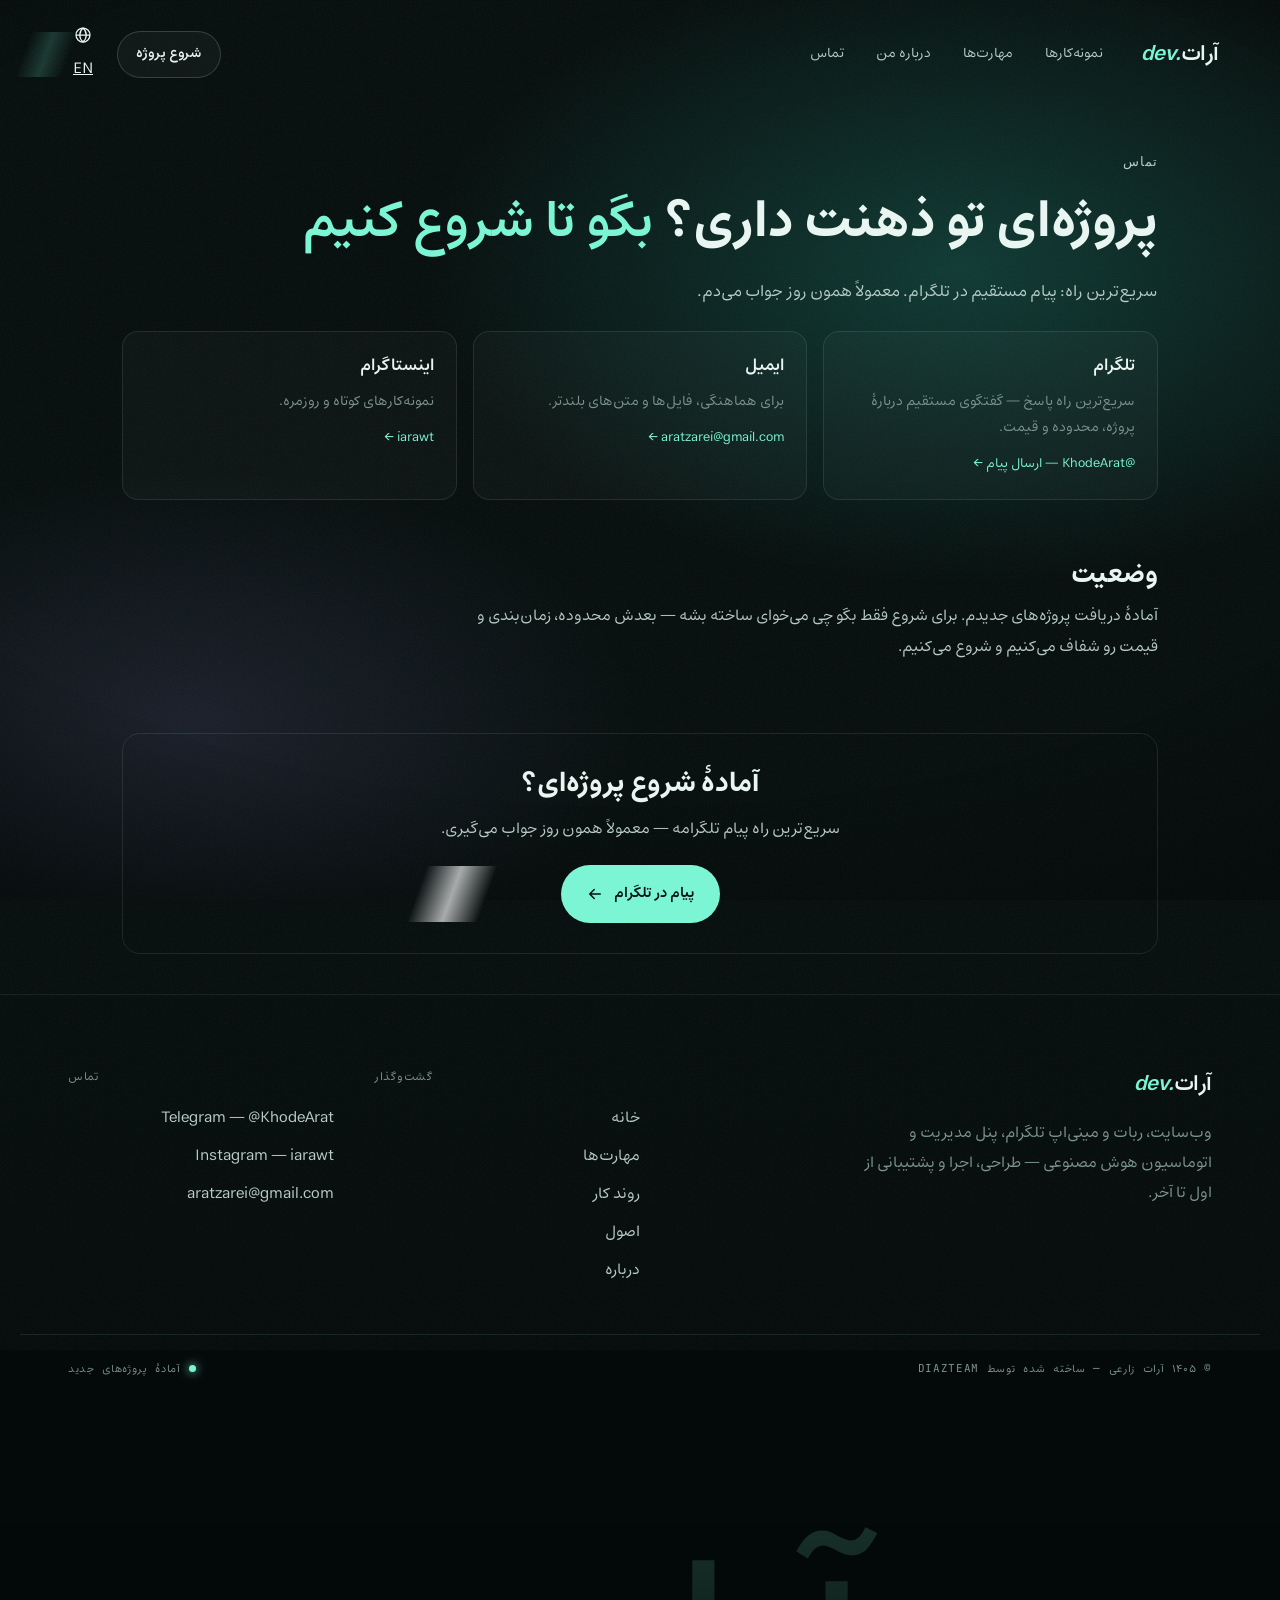
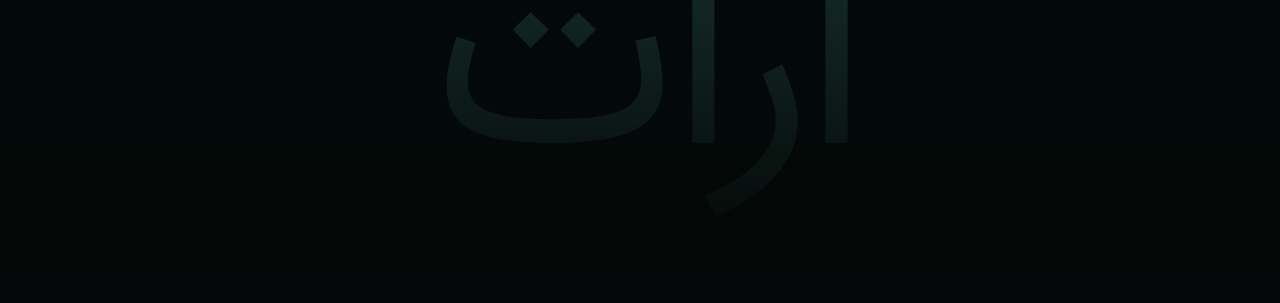
<file: contact/index.html>
<!DOCTYPE html>
<html lang="fa" dir="rtl">
<head>
  <meta charset="utf-8" />
  <meta name="viewport" content="width=device-width, initial-scale=1, viewport-fit=cover" />
  <title>تماس با من | آرات زارعی — توسعه‌دهندهٔ وب و ربات تلگرام</title>
  <meta name="description" content="راه‌های ارتباط با آرات زارعی: تلگرام @KhodeArat، اینستاگرام iarawt و ایمیل aratzarei@gmail.com." />
  <meta name="theme-color" content="#050d0c" />
  <meta property="og:title" content="تماس با من | آرات زارعی — توسعه‌دهندهٔ وب و ربات تلگرام" />
  <meta property="og:description" content="راه‌های ارتباط با آرات زارعی: تلگرام @KhodeArat، اینستاگرام iarawt و ایمیل aratzarei@gmail.com." />
  <meta property="og:type" content="website" />
  <meta property="og:url" content="https://aratzareii.ir/contact/" />
  <meta property="og:locale" content="fa_IR" />
  <meta property="og:image" content="https://aratzareii.ir/og-image.png" />
  <meta name="twitter:card" content="summary_large_image" />
  <meta name="google-site-verification" content="bd0_8weFQlSKxmstVgZw4hO8_HCkbynQMTug8Sbu42o" />
  <link rel="canonical" href="https://aratzareii.ir/contact/" />
  <link rel="icon" href="data:image/svg+xml,%3Csvg xmlns='http://www.w3.org/2000/svg' viewBox='0 0 64 64'%3E%3Crect width='64' height='64' rx='16' fill='%23050d0c'/%3E%3Ccircle cx='32' cy='32' r='12' fill='%237cf5d4'/%3E%3C/svg%3E" />
  <link rel="stylesheet" href="/style.css?v=20261114i" />
  <script>
/* Arat.dev — customiser: apply the saved skin before first paint */
(function () {
  try {
    var c = JSON.parse(localStorage.getItem('arat_custom') || '{}');
    if (c && c.theme) {
      var T = {
        mint:   { '--mint': '#7cf5d4', '--aqua': '#2fd8bd', '--teal': '#0e8f7d', '--bg': '#050d0c',
                  '--bg-2': '#081614', '--ink': '#e9f5f1', '--ink-2': '#b9cdc7',
                  '--line': '#beffeb1a', '--line-2': '#beffeb2e', '--glass': '#0e201d8c', '--glass-2': '#142c28b3' },
        violet: { '--mint': '#b39dff', '--aqua': '#7c5cff', '--teal': '#4c1d95', '--bg': '#07060f',
                  '--bg-2': '#0b0a18', '--ink': '#f1eefc', '--ink-2': '#c9c2e6',
                  '--line': '#b39dff1f', '--line-2': '#b39dff33', '--glass': '#1712338c', '--glass-2': '#1d1846b3' },
        ocean:  { '--mint': '#7cd8f5', '--aqua': '#2fa8d8', '--teal': '#0e6a8f', '--bg': '#04070f',
                  '--bg-2': '#071220', '--ink': '#e8f4fb', '--ink-2': '#adc4d4',
                  '--line': '#7cd8f51f', '--line-2': '#7cd8f533', '--glass': '#0a1d2b8c', '--glass-2': '#0d2a3db3' },
        amber:  { '--mint': '#ffd084', '--aqua': '#ffb44f', '--teal': '#8a5a12', '--bg': '#0d0805',
                  '--bg-2': '#161009', '--ink': '#fdf3e6', '--ink-2': '#dbc9b0',
                  '--line': '#ffd0841f', '--line-2': '#ffd08433', '--glass': '#2a1c0a8c', '--glass-2': '#33220fb3' }
      }[c.theme];
      var r = document.documentElement.style;
      for (var k in T) r.setProperty(k, T[k]);
      if (c.accent) r.setProperty('--mint', c.accent);
      if (c.bgOpacity != null) r.setProperty('--scene-op', c.bgOpacity);
      if (c.lowPower) r.setProperty('--scene-op', '0');
    }
  } catch (e) {}
})();
</script>
  <style>
  /* ===== sub-pages (about / skills / projects / contact) ===== */
  .sub{max-width:1080px;margin:0 auto;padding:150px 22px 30px}
  .sub__eyebrow{color:var(--mint);font-family:var(--f-mono,monospace);font-size:12.5px;letter-spacing:.06em;margin:0 0 12px}
  .sub__title{font-size:clamp(29px,4.4vw,52px);line-height:1.18;margin:0 0 16px;font-weight:600}
  .sub__title em{font-style:normal;color:var(--mint)}
  .sub__lead{color:var(--ink-2);font-size:clamp(15px,1.3vw,18px);line-height:1.9;max-width:72ch;margin:0 0 8px}
  .sub h2{font-size:clamp(20px,2.2vw,27px);margin:56px 0 6px}
  .sub p{color:var(--ink-2);line-height:1.95;max-width:76ch}
  .gcards{display:grid;gap:16px;grid-template-columns:repeat(auto-fit,minmax(258px,1fr));margin-top:22px}
  .gcard{border:1px solid var(--line);border-radius:16px;padding:22px;background:rgba(255,255,255,.028)}
  .gcard h3{margin:0 0 10px;font-size:17px;font-weight:600}
  .gcard p{margin:0;color:var(--muted);font-size:14.2px;line-height:1.85}
  .gcard a{color:var(--mint);text-decoration:none;font-size:13.5px;display:inline-block;margin-top:12px}
  .gcard a:hover{text-decoration:underline}
  .step{border:1px solid var(--line);border-radius:14px;padding:18px}
  .step b{display:block;font-family:var(--f-mono,monospace);font-size:12px;color:var(--mint);margin-bottom:9px}
  .step span{color:var(--muted);font-size:14px;line-height:1.8}
  .chips{display:flex;flex-wrap:wrap;gap:9px;padding:0;margin:26px 0 0;list-style:none}
  .chips li{border:1px solid var(--line-2);border-radius:999px;padding:8px 15px;font-size:13px;color:var(--ink-2)}
  .cta{margin:70px 0 10px;border:1px solid var(--line);border-radius:18px;padding:30px 24px;text-align:center}
  .cta h2{margin:0 0 10px;font-size:clamp(20px,2.4vw,28px)}
  .cta p{margin:0 auto 20px;max-width:60ch}
  @media (max-width:860px){.sub{padding:120px 18px 24px}}
</style>
</head>
<body>
  <a class="skip" href="#main">پرش به محتوا</a>
  <canvas id="scene" aria-hidden="true"></canvas>
  <div class="grain" aria-hidden="true"></div>
  <div class="vignette" aria-hidden="true"></div>
  <header class="nav" id="nav">
    <a href="/" class="wordmark" aria-label="صفحهٔ آرات">آرات<span>.dev</span></a>
    <nav class="nav__links" aria-label="Primary">
      <a href="/projects/">نمونه‌کارها</a>
      <a href="/skills/">مهارت‌ها</a>
      <a href="/about/">درباره من</a>
      <a href="/contact/" class="on">تماس</a>
    </nav>
    <a class="btn btn--small btn--ghost nav__cta" href="mailto:aratzarei@gmail.com?subject=Project%20inquiry">شروع پروژه</a>
    <a class="langsw" href="/en/" hreflang="en" lang="en" aria-label="Switch to English" title="English version"><svg viewBox="0 0 24 24" aria-hidden="true"><circle cx="12" cy="12" r="8.4" fill="none" stroke="currentColor" stroke-width="1.5"/><path d="M3.6 12h16.8M12 3.6c2.6 2.3 3.9 5 3.9 8.4S14.6 18.1 12 20.4C9.4 18.1 8.1 15.4 8.1 12S9.4 5.9 12 3.6z" fill="none" stroke="currentColor" stroke-width="1.5"/></svg><span>EN</span></a>
    <button class="nav__burger" id="burger" aria-label="باز کردن منو" aria-expanded="false" aria-controls="mobileMenu"><span></span><span></span></button>
  </header>
  <div class="mobile-menu" id="mobileMenu" hidden>
    <a href="/projects/">نمونه‌کارها</a>
    <a href="/skills/">مهارت‌ها</a>
    <a href="/about/">درباره من</a>
    <a href="/contact/" class="on">تماس</a>
    <a class="btn" href="mailto:aratzarei@gmail.com?subject=Project%20inquiry">شروع پروژه</a>
  </div>
  <main id="main">
    <div class="sub">

      <p class="sub__eyebrow">تماس</p>
      <h1 class="sub__title">پروژه‌ای تو ذهنت داری؟ <em>بگو تا شروع کنیم</em></h1>
      <p class="sub__lead">سریع‌ترین راه: پیام مستقیم در تلگرام. معمولاً همون روز جواب می‌دم.</p>

      <div class="gcards">
        <div class="gcard">
          <h3>تلگرام</h3>
          <p>سریع‌ترین راه پاسخ — گفتگوی مستقیم دربارهٔ پروژه، محدوده و قیمت.</p>
          <a href="https://t.me/KhodeArat" target="_blank" rel="noopener">@KhodeArat — ارسال پیام ←</a>
        </div>
        <div class="gcard">
          <h3>ایمیل</h3>
          <p>برای هماهنگی، فایل‌ها و متن‌های بلندتر.</p>
          <a href="mailto:aratzarei@gmail.com">aratzarei@gmail.com ←</a>
        </div>
        <div class="gcard">
          <h3>اینستاگرام</h3>
          <p>نمونه‌کارهای کوتاه و روزمره.</p>
          <a href="https://instagram.com/iarawt" target="_blank" rel="noopener">iarawt ←</a>
        </div>
      </div>

      <h2>وضعیت</h2>
      <p>آمادهٔ دریافت پروژه‌های جدیدم. برای شروع فقط بگو چی می‌خوای ساخته بشه — بعدش محدوده، زمان‌بندی و قیمت رو شفاف می‌کنیم و شروع می‌کنیم.</p>

      <div class="cta">
        <h2>آمادهٔ شروع پروژه‌ای؟</h2>
        <p>سریع‌ترین راه پیام تلگرامه — معمولاً همون روز جواب می‌گیری.</p>
        <a class="btn" href="https://t.me/KhodeArat" target="_blank" rel="noopener"><span>پیام در تلگرام</span>
          <svg viewBox="0 0 24 24" aria-hidden="true"><path d="M5 12h14M13 6l6 6-6 6"/></svg></a>
      </div>
    </div>
  </main>
  <footer class="footer">
    <div class="wrap footer__grid">
      <div>
        <a href="/" class="wordmark">آرات<span>.dev</span></a>
        <p class="muted">وب‌سایت، ربات و مینی‌اپ تلگرام، پنل مدیریت و اتوماسیون هوش مصنوعی — طراحی، اجرا و پشتیبانی از اول تا آخر.</p>
      </div>
      <nav aria-label="Footer">
        <p class="mono muted">گشت‌وگذار</p>
        <a href="/">خانه</a>
        <a href="/skills/">مهارت‌ها</a><a href="/#process">روند کار</a><a href="/#principles">اصول</a><a href="/about/">درباره</a>
      </nav>
      <nav aria-label="Contact">
        <p class="mono muted">تماس</p>
        <a href="https://t.me/KhodeArat" target="_blank" rel="noopener">Telegram — @KhodeArat</a>
        <a href="https://instagram.com/iarawt" target="_blank" rel="noopener">Instagram — iarawt</a>
        <a href="mailto:aratzarei@gmail.com">aratzarei@gmail.com</a>
      </nav>
    </div>
    <div class="wrap footer__bottom mono">
      <span>© ۱۴۰۵ آرات زارعی — ساخته شده توسط DiazTeam</span>
      <span class="status"><i></i>آمادهٔ پروژه‌های جدید</span>
    </div>
    <p class="footer__giant" aria-hidden="true">آرات</p>
  </footer>
  <script>
  /* GPU gate — decide BEFORE the 3D bundle is fetched. A software/absent WebGL gets the CSS fallback:
     a SwiftShader scene crawls at a few fps and drags the page with it, and nobody should pay 169KB of
     three.js for that. window.ARAT_SCENE_FORCE = 'on' | 'off' overrides (tests / curious visitors). */
  (function () {
    var forced = window.ARAT_SCENE_FORCE || '', tier = 'none';
    try {
      var c = document.createElement('canvas');
      var gl = c.getContext('webgl2') || c.getContext('webgl');
      if (gl) {
        var dbg = gl.getExtension('WEBGL_debug_renderer_info');
        var r = dbg ? String(gl.getParameter(dbg.UNMASKED_RENDERER_WEBGL) || '') : '';
        tier = (/swiftshader|llvmpipe|softpipe|software|basic render|microsoft basic|mesa offscreen/i.test(r)
          ? 'software: ' : 'hw: ') + (r || 'unknown');
      }
    } catch (e) { tier = 'none'; }
    window.ARAT_GPU = tier;
    var downgraded = false;
    try { downgraded = localStorage.getItem('arat_3d_off') === '1'; } catch (e) {}
    /* run unless WebGL is missing completely, or the scene downgraded itself once on this device
       (a slow software renderer) — the panel's button clears that memory. */
    var on = forced === 'on' || (forced !== 'off' && tier !== 'none' && !downgraded);
    window.ARAT_SCENE_ON = on;
    if (on) {
      var s = document.createElement('script');
      s.type = 'module';
      s.src = '/scene.js?v=20261114i';
      document.head.appendChild(s);
    } else {
      document.documentElement.classList.add('no-webgl');
      var mark = function () { if (document.body) document.body.classList.add('no-webgl'); };
      mark(); document.addEventListener('DOMContentLoaded', mark, { once: true });
      window.AratScene = { fallback: true, reason: downgraded ? 'slow-device (remembered)' : 'gpu-gate: ' + tier,
        reduced: matchMedia('(prefers-reduced-motion: reduce)').matches,
        running: function () { return false; }, setState: function () {}, pulse: function () {},
        diag: function () { return { webgl: false, reason: downgraded ? 'slow-device (remembered)' : 'gpu-gate: ' + tier, gpu: tier }; } };
    }
  })();
  </script>
    <script>
  /* sub-page chrome: the burger menu + the scroll lock it needs. Same trap as the home page:
     the menu locks the page (body{overflow:hidden}) and a link tap must release it first. */
  (function () {
    var burger = document.getElementById('burger'), menu = document.getElementById('mobileMenu');
    if (!burger || !menu) return;
    function set(open) {
      menu.hidden = !open;
      burger.setAttribute('aria-expanded', open ? 'true' : 'false');
      burger.classList.toggle('is-open', open);
      document.body.style.overflow = open ? 'hidden' : '';
    }
    burger.addEventListener('click', function () { set(menu.hidden); });
    menu.querySelectorAll('a').forEach(function (a) { a.addEventListener('click', function () { set(false); }); });
    document.addEventListener('keydown', function (e) { if (e.key === 'Escape') set(false); });
    window.addEventListener('resize', function () { if (window.innerWidth > 860) set(false); });
  })();
  </script>
</body>
</html>
</file>
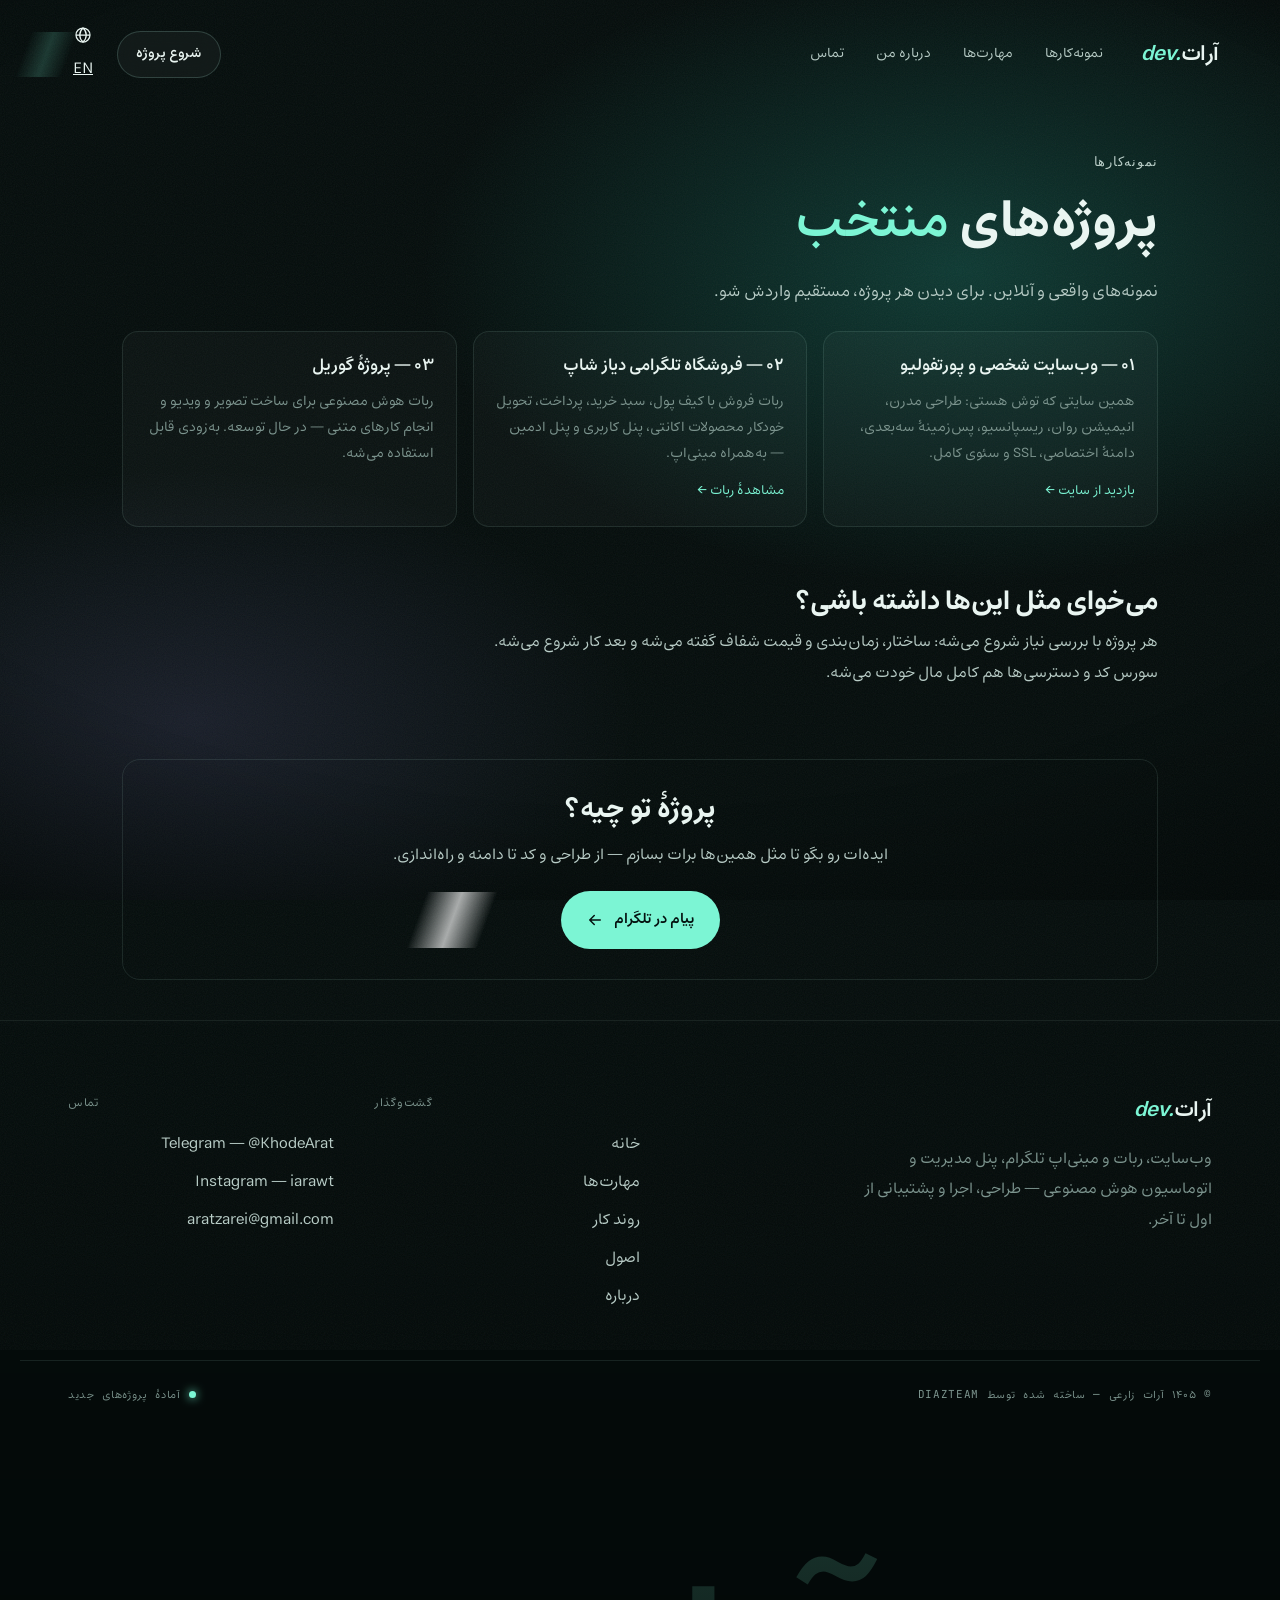
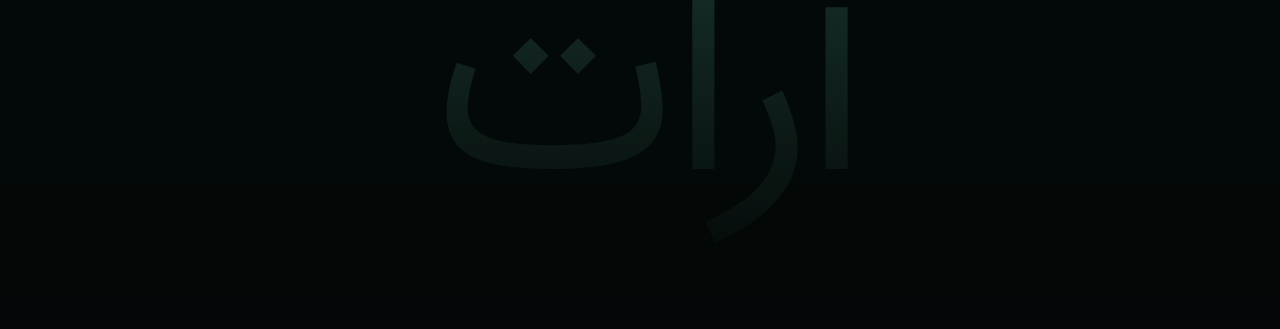
<file: projects/index.html>
<!DOCTYPE html>
<html lang="fa" dir="rtl">
<head>
  <meta charset="utf-8" />
  <meta name="viewport" content="width=device-width, initial-scale=1, viewport-fit=cover" />
  <title>نمونه‌کارها | آرات زارعی — توسعه‌دهندهٔ وب و ربات تلگرام</title>
  <meta name="description" content="نمونه‌کارهای واقعی آرات زارعی: همین وب‌سایت شخصی، فروشگاه تلگرامی دیاز شاپ و پروژهٔ گوریل." />
  <meta name="theme-color" content="#050d0c" />
  <meta property="og:title" content="نمونه‌کارها | آرات زارعی — توسعه‌دهندهٔ وب و ربات تلگرام" />
  <meta property="og:description" content="نمونه‌کارهای واقعی آرات زارعی: همین وب‌سایت شخصی، فروشگاه تلگرامی دیاز شاپ و پروژهٔ گوریل." />
  <meta property="og:type" content="website" />
  <meta property="og:url" content="https://aratzareii.ir/projects/" />
  <meta property="og:locale" content="fa_IR" />
  <meta property="og:image" content="https://aratzareii.ir/og-image.png" />
  <meta name="twitter:card" content="summary_large_image" />
  <meta name="google-site-verification" content="bd0_8weFQlSKxmstVgZw4hO8_HCkbynQMTug8Sbu42o" />
  <link rel="canonical" href="https://aratzareii.ir/projects/" />
  <link rel="icon" href="data:image/svg+xml,%3Csvg xmlns='http://www.w3.org/2000/svg' viewBox='0 0 64 64'%3E%3Crect width='64' height='64' rx='16' fill='%23050d0c'/%3E%3Ccircle cx='32' cy='32' r='12' fill='%237cf5d4'/%3E%3C/svg%3E" />
  <link rel="stylesheet" href="/style.css?v=20261114i" />
  <script>
/* Arat.dev — customiser: apply the saved skin before first paint */
(function () {
  try {
    var c = JSON.parse(localStorage.getItem('arat_custom') || '{}');
    if (c && c.theme) {
      var T = {
        mint:   { '--mint': '#7cf5d4', '--aqua': '#2fd8bd', '--teal': '#0e8f7d', '--bg': '#050d0c',
                  '--bg-2': '#081614', '--ink': '#e9f5f1', '--ink-2': '#b9cdc7',
                  '--line': '#beffeb1a', '--line-2': '#beffeb2e', '--glass': '#0e201d8c', '--glass-2': '#142c28b3' },
        violet: { '--mint': '#b39dff', '--aqua': '#7c5cff', '--teal': '#4c1d95', '--bg': '#07060f',
                  '--bg-2': '#0b0a18', '--ink': '#f1eefc', '--ink-2': '#c9c2e6',
                  '--line': '#b39dff1f', '--line-2': '#b39dff33', '--glass': '#1712338c', '--glass-2': '#1d1846b3' },
        ocean:  { '--mint': '#7cd8f5', '--aqua': '#2fa8d8', '--teal': '#0e6a8f', '--bg': '#04070f',
                  '--bg-2': '#071220', '--ink': '#e8f4fb', '--ink-2': '#adc4d4',
                  '--line': '#7cd8f51f', '--line-2': '#7cd8f533', '--glass': '#0a1d2b8c', '--glass-2': '#0d2a3db3' },
        amber:  { '--mint': '#ffd084', '--aqua': '#ffb44f', '--teal': '#8a5a12', '--bg': '#0d0805',
                  '--bg-2': '#161009', '--ink': '#fdf3e6', '--ink-2': '#dbc9b0',
                  '--line': '#ffd0841f', '--line-2': '#ffd08433', '--glass': '#2a1c0a8c', '--glass-2': '#33220fb3' }
      }[c.theme];
      var r = document.documentElement.style;
      for (var k in T) r.setProperty(k, T[k]);
      if (c.accent) r.setProperty('--mint', c.accent);
      if (c.bgOpacity != null) r.setProperty('--scene-op', c.bgOpacity);
      if (c.lowPower) r.setProperty('--scene-op', '0');
    }
  } catch (e) {}
})();
</script>
  <style>
  /* ===== sub-pages (about / skills / projects / contact) ===== */
  .sub{max-width:1080px;margin:0 auto;padding:150px 22px 30px}
  .sub__eyebrow{color:var(--mint);font-family:var(--f-mono,monospace);font-size:12.5px;letter-spacing:.06em;margin:0 0 12px}
  .sub__title{font-size:clamp(29px,4.4vw,52px);line-height:1.18;margin:0 0 16px;font-weight:600}
  .sub__title em{font-style:normal;color:var(--mint)}
  .sub__lead{color:var(--ink-2);font-size:clamp(15px,1.3vw,18px);line-height:1.9;max-width:72ch;margin:0 0 8px}
  .sub h2{font-size:clamp(20px,2.2vw,27px);margin:56px 0 6px}
  .sub p{color:var(--ink-2);line-height:1.95;max-width:76ch}
  .gcards{display:grid;gap:16px;grid-template-columns:repeat(auto-fit,minmax(258px,1fr));margin-top:22px}
  .gcard{border:1px solid var(--line);border-radius:16px;padding:22px;background:rgba(255,255,255,.028)}
  .gcard h3{margin:0 0 10px;font-size:17px;font-weight:600}
  .gcard p{margin:0;color:var(--muted);font-size:14.2px;line-height:1.85}
  .gcard a{color:var(--mint);text-decoration:none;font-size:13.5px;display:inline-block;margin-top:12px}
  .gcard a:hover{text-decoration:underline}
  .step{border:1px solid var(--line);border-radius:14px;padding:18px}
  .step b{display:block;font-family:var(--f-mono,monospace);font-size:12px;color:var(--mint);margin-bottom:9px}
  .step span{color:var(--muted);font-size:14px;line-height:1.8}
  .chips{display:flex;flex-wrap:wrap;gap:9px;padding:0;margin:26px 0 0;list-style:none}
  .chips li{border:1px solid var(--line-2);border-radius:999px;padding:8px 15px;font-size:13px;color:var(--ink-2)}
  .cta{margin:70px 0 10px;border:1px solid var(--line);border-radius:18px;padding:30px 24px;text-align:center}
  .cta h2{margin:0 0 10px;font-size:clamp(20px,2.4vw,28px)}
  .cta p{margin:0 auto 20px;max-width:60ch}
  @media (max-width:860px){.sub{padding:120px 18px 24px}}
</style>
</head>
<body>
  <a class="skip" href="#main">پرش به محتوا</a>
  <canvas id="scene" aria-hidden="true"></canvas>
  <div class="grain" aria-hidden="true"></div>
  <div class="vignette" aria-hidden="true"></div>
  <header class="nav" id="nav">
    <a href="/" class="wordmark" aria-label="صفحهٔ آرات">آرات<span>.dev</span></a>
    <nav class="nav__links" aria-label="Primary">
      <a href="/projects/" class="on">نمونه‌کارها</a>
      <a href="/skills/">مهارت‌ها</a>
      <a href="/about/">درباره من</a>
      <a href="/contact/">تماس</a>
    </nav>
    <a class="btn btn--small btn--ghost nav__cta" href="mailto:aratzarei@gmail.com?subject=Project%20inquiry">شروع پروژه</a>
    <a class="langsw" href="/en/" hreflang="en" lang="en" aria-label="Switch to English" title="English version"><svg viewBox="0 0 24 24" aria-hidden="true"><circle cx="12" cy="12" r="8.4" fill="none" stroke="currentColor" stroke-width="1.5"/><path d="M3.6 12h16.8M12 3.6c2.6 2.3 3.9 5 3.9 8.4S14.6 18.1 12 20.4C9.4 18.1 8.1 15.4 8.1 12S9.4 5.9 12 3.6z" fill="none" stroke="currentColor" stroke-width="1.5"/></svg><span>EN</span></a>
    <button class="nav__burger" id="burger" aria-label="باز کردن منو" aria-expanded="false" aria-controls="mobileMenu"><span></span><span></span></button>
  </header>
  <div class="mobile-menu" id="mobileMenu" hidden>
    <a href="/projects/" class="on">نمونه‌کارها</a>
    <a href="/skills/">مهارت‌ها</a>
    <a href="/about/">درباره من</a>
    <a href="/contact/">تماس</a>
    <a class="btn" href="mailto:aratzarei@gmail.com?subject=Project%20inquiry">شروع پروژه</a>
  </div>
  <main id="main">
    <div class="sub">

      <p class="sub__eyebrow">نمونه‌کارها</p>
      <h1 class="sub__title">پروژه‌های <em>منتخب</em></h1>
      <p class="sub__lead">نمونه‌های واقعی و آنلاین. برای دیدن هر پروژه، مستقیم واردش شو.</p>

      <div class="gcards">
        <div class="gcard">
          <h3>۰۱ — وب‌سایت شخصی و پورتفولیو</h3>
          <p>همین سایتی که توش هستی: طراحی مدرن، انیمیشن روان، ریسپانسیو، پس‌زمینهٔ سه‌بعدی، دامنهٔ اختصاصی، SSL و سئوی کامل.</p>
          <a href="https://aratzareii.ir" target="_blank" rel="noopener">بازدید از سایت ←</a>
        </div>
        <div class="gcard">
          <h3>۰۲ — فروشگاه تلگرامی دیاز شاپ</h3>
          <p>ربات فروش با کیف پول، سبد خرید، پرداخت، تحویل خودکار محصولات اکانتی، پنل کاربری و پنل ادمین — به‌همراه مینی‌اپ.</p>
          <a href="https://t.me/Diazpshopbot" target="_blank" rel="noopener">مشاهدهٔ ربات ←</a>
        </div>
        <div class="gcard">
          <h3>۰۳ — پروژهٔ گوریل</h3>
          <p>ربات هوش مصنوعی برای ساخت تصویر و ویدیو و انجام کارهای متنی — در حال توسعه. به‌زودی قابل استفاده می‌شه.</p>
        </div>
      </div>

      <h2>می‌خوای مثل این‌ها داشته باشی؟</h2>
      <p>هر پروژه با بررسی نیاز شروع می‌شه: ساختار، زمان‌بندی و قیمت شفاف گفته می‌شه و بعد کار شروع می‌شه. سورس کد و دسترسی‌ها هم کامل مال خودت می‌شه.</p>

      <div class="cta">
        <h2>پروژهٔ تو چیه؟</h2>
        <p>ایده‌ات رو بگو تا مثل همین‌ها برات بسازم — از طراحی و کد تا دامنه و راه‌اندازی.</p>
        <a class="btn" href="https://t.me/KhodeArat" target="_blank" rel="noopener"><span>پیام در تلگرام</span>
          <svg viewBox="0 0 24 24" aria-hidden="true"><path d="M5 12h14M13 6l6 6-6 6"/></svg></a>
      </div>
    </div>
  </main>
  <footer class="footer">
    <div class="wrap footer__grid">
      <div>
        <a href="/" class="wordmark">آرات<span>.dev</span></a>
        <p class="muted">وب‌سایت، ربات و مینی‌اپ تلگرام، پنل مدیریت و اتوماسیون هوش مصنوعی — طراحی، اجرا و پشتیبانی از اول تا آخر.</p>
      </div>
      <nav aria-label="Footer">
        <p class="mono muted">گشت‌وگذار</p>
        <a href="/">خانه</a>
        <a href="/skills/">مهارت‌ها</a><a href="/#process">روند کار</a><a href="/#principles">اصول</a><a href="/about/">درباره</a>
      </nav>
      <nav aria-label="Contact">
        <p class="mono muted">تماس</p>
        <a href="https://t.me/KhodeArat" target="_blank" rel="noopener">Telegram — @KhodeArat</a>
        <a href="https://instagram.com/iarawt" target="_blank" rel="noopener">Instagram — iarawt</a>
        <a href="mailto:aratzarei@gmail.com">aratzarei@gmail.com</a>
      </nav>
    </div>
    <div class="wrap footer__bottom mono">
      <span>© ۱۴۰۵ آرات زارعی — ساخته شده توسط DiazTeam</span>
      <span class="status"><i></i>آمادهٔ پروژه‌های جدید</span>
    </div>
    <p class="footer__giant" aria-hidden="true">آرات</p>
  </footer>
  <script>
  /* GPU gate — decide BEFORE the 3D bundle is fetched. A software/absent WebGL gets the CSS fallback:
     a SwiftShader scene crawls at a few fps and drags the page with it, and nobody should pay 169KB of
     three.js for that. window.ARAT_SCENE_FORCE = 'on' | 'off' overrides (tests / curious visitors). */
  (function () {
    var forced = window.ARAT_SCENE_FORCE || '', tier = 'none';
    try {
      var c = document.createElement('canvas');
      var gl = c.getContext('webgl2') || c.getContext('webgl');
      if (gl) {
        var dbg = gl.getExtension('WEBGL_debug_renderer_info');
        var r = dbg ? String(gl.getParameter(dbg.UNMASKED_RENDERER_WEBGL) || '') : '';
        tier = (/swiftshader|llvmpipe|softpipe|software|basic render|microsoft basic|mesa offscreen/i.test(r)
          ? 'software: ' : 'hw: ') + (r || 'unknown');
      }
    } catch (e) { tier = 'none'; }
    window.ARAT_GPU = tier;
    var downgraded = false;
    try { downgraded = localStorage.getItem('arat_3d_off') === '1'; } catch (e) {}
    /* run unless WebGL is missing completely, or the scene downgraded itself once on this device
       (a slow software renderer) — the panel's button clears that memory. */
    var on = forced === 'on' || (forced !== 'off' && tier !== 'none' && !downgraded);
    window.ARAT_SCENE_ON = on;
    if (on) {
      var s = document.createElement('script');
      s.type = 'module';
      s.src = '/scene.js?v=20261114i';
      document.head.appendChild(s);
    } else {
      document.documentElement.classList.add('no-webgl');
      var mark = function () { if (document.body) document.body.classList.add('no-webgl'); };
      mark(); document.addEventListener('DOMContentLoaded', mark, { once: true });
      window.AratScene = { fallback: true, reason: downgraded ? 'slow-device (remembered)' : 'gpu-gate: ' + tier,
        reduced: matchMedia('(prefers-reduced-motion: reduce)').matches,
        running: function () { return false; }, setState: function () {}, pulse: function () {},
        diag: function () { return { webgl: false, reason: downgraded ? 'slow-device (remembered)' : 'gpu-gate: ' + tier, gpu: tier }; } };
    }
  })();
  </script>
    <script>
  /* sub-page chrome: the burger menu + the scroll lock it needs. Same trap as the home page:
     the menu locks the page (body{overflow:hidden}) and a link tap must release it first. */
  (function () {
    var burger = document.getElementById('burger'), menu = document.getElementById('mobileMenu');
    if (!burger || !menu) return;
    function set(open) {
      menu.hidden = !open;
      burger.setAttribute('aria-expanded', open ? 'true' : 'false');
      burger.classList.toggle('is-open', open);
      document.body.style.overflow = open ? 'hidden' : '';
    }
    burger.addEventListener('click', function () { set(menu.hidden); });
    menu.querySelectorAll('a').forEach(function (a) { a.addEventListener('click', function () { set(false); }); });
    document.addEventListener('keydown', function (e) { if (e.key === 'Escape') set(false); });
    window.addEventListener('resize', function () { if (window.innerWidth > 860) set(false); });
  })();
  </script>
</body>
</html>
</file>
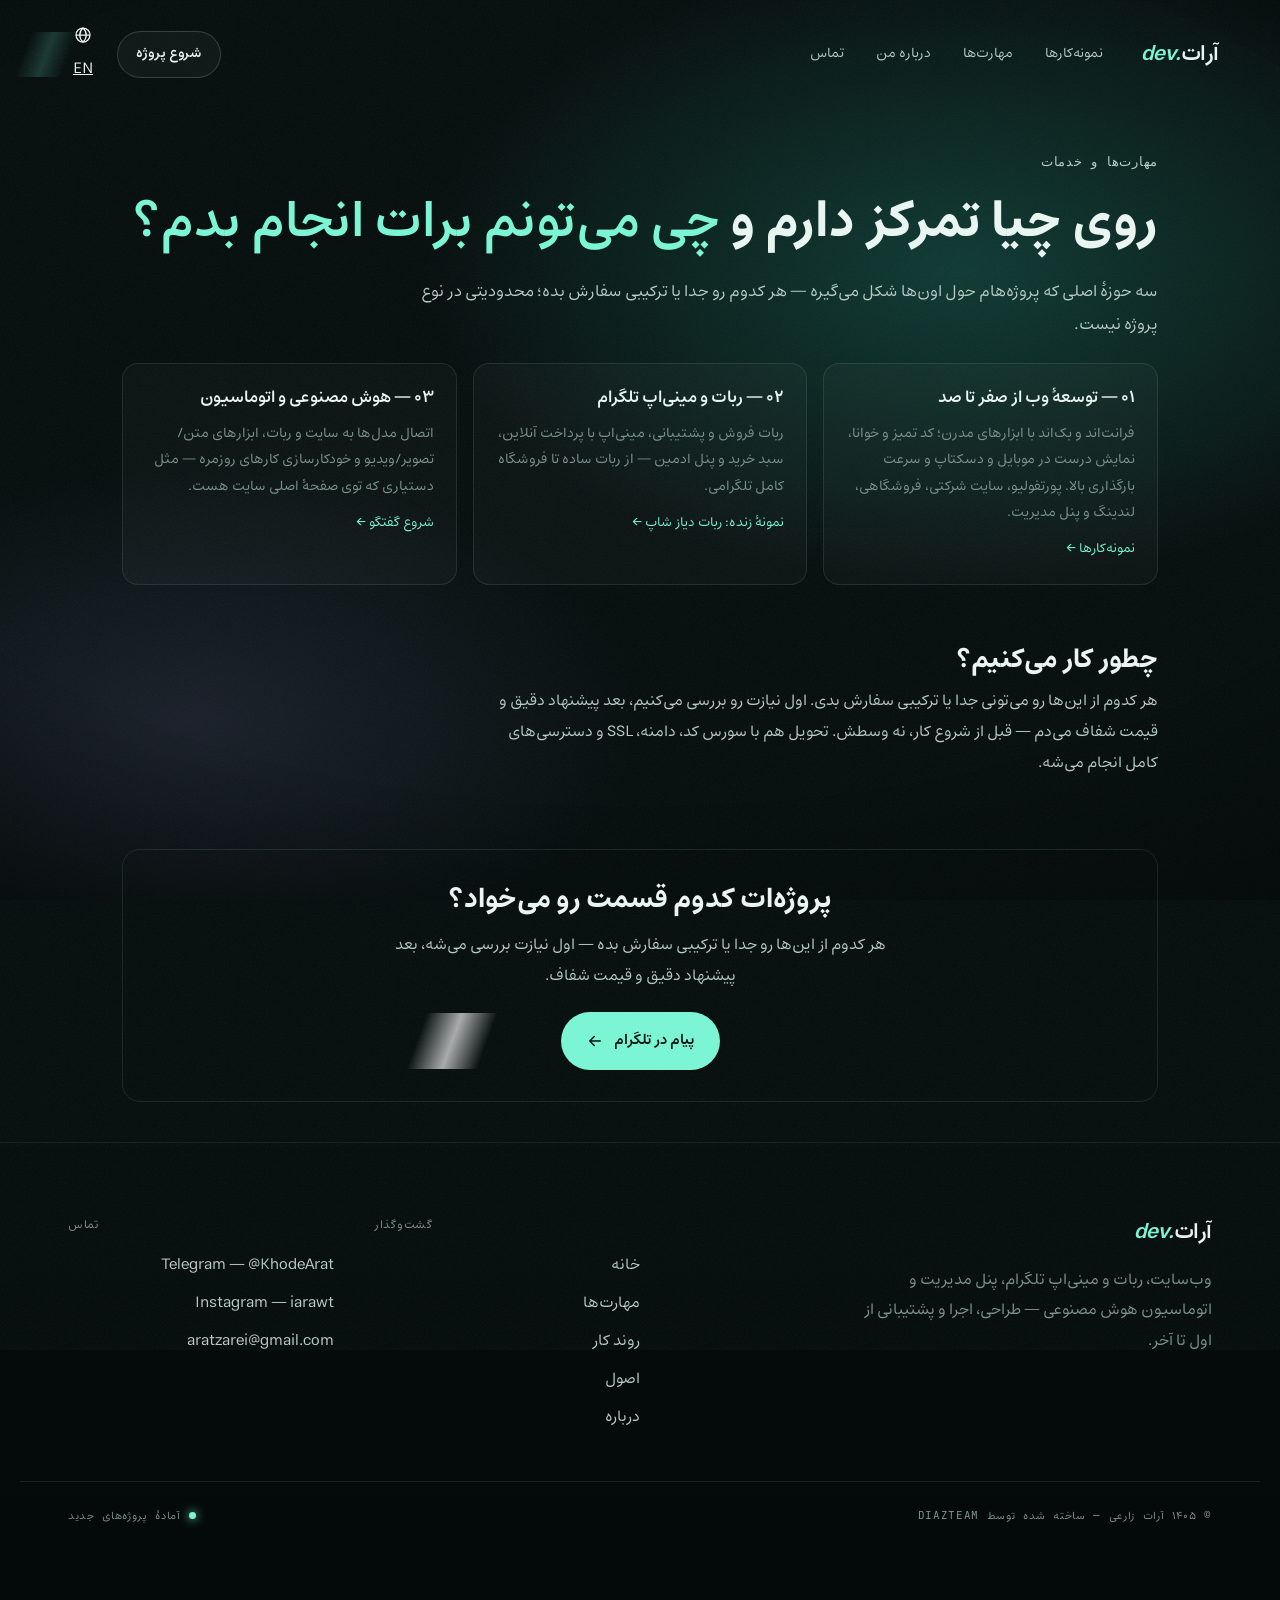
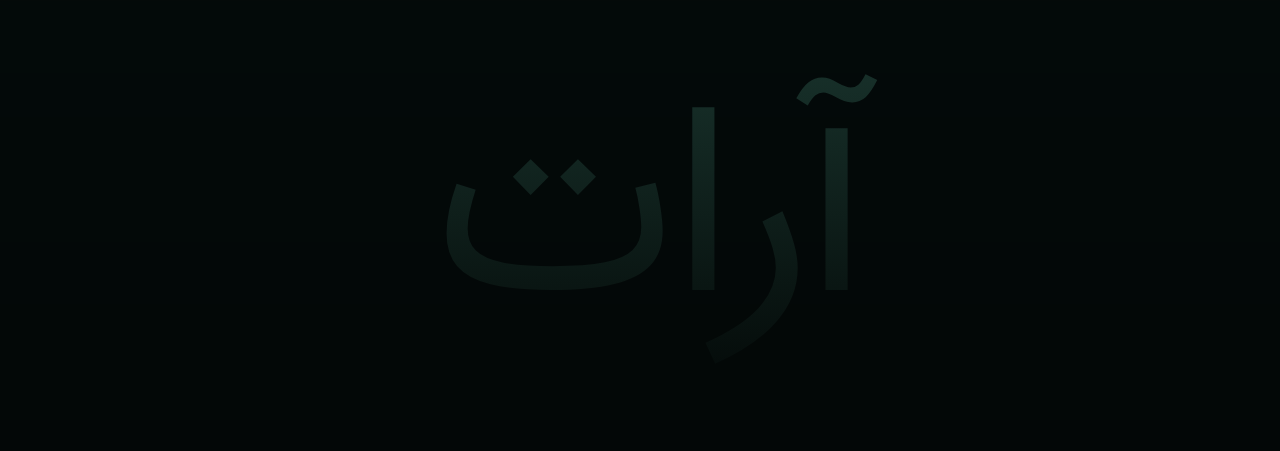
<file: skills/index.html>
<!DOCTYPE html>
<html lang="fa" dir="rtl">
<head>
  <meta charset="utf-8" />
  <meta name="viewport" content="width=device-width, initial-scale=1, viewport-fit=cover" />
  <title>مهارت‌ها و خدمات | آرات زارعی — توسعه‌دهندهٔ وب و ربات تلگرام</title>
  <meta name="description" content="خدمات آرات زارعی: طراحی وب‌سایت، فروشگاه، لندینگ، پنل مدیریت، ربات و مینی‌اپ تلگرام و اتوماسیون با هوش مصنوعی." />
  <meta name="theme-color" content="#050d0c" />
  <meta property="og:title" content="مهارت‌ها و خدمات | آرات زارعی — توسعه‌دهندهٔ وب و ربات تلگرام" />
  <meta property="og:description" content="خدمات آرات زارعی: طراحی وب‌سایت، فروشگاه، لندینگ، پنل مدیریت، ربات و مینی‌اپ تلگرام و اتوماسیون با هوش مصنوعی." />
  <meta property="og:type" content="website" />
  <meta property="og:url" content="https://aratzareii.ir/skills/" />
  <meta property="og:locale" content="fa_IR" />
  <meta property="og:image" content="https://aratzareii.ir/og-image.png" />
  <meta name="twitter:card" content="summary_large_image" />
  <meta name="google-site-verification" content="bd0_8weFQlSKxmstVgZw4hO8_HCkbynQMTug8Sbu42o" />
  <link rel="canonical" href="https://aratzareii.ir/skills/" />
  <link rel="icon" href="data:image/svg+xml,%3Csvg xmlns='http://www.w3.org/2000/svg' viewBox='0 0 64 64'%3E%3Crect width='64' height='64' rx='16' fill='%23050d0c'/%3E%3Ccircle cx='32' cy='32' r='12' fill='%237cf5d4'/%3E%3C/svg%3E" />
  <link rel="stylesheet" href="/style.css?v=20261114i" />
  <script>
/* Arat.dev — customiser: apply the saved skin before first paint */
(function () {
  try {
    var c = JSON.parse(localStorage.getItem('arat_custom') || '{}');
    if (c && c.theme) {
      var T = {
        mint:   { '--mint': '#7cf5d4', '--aqua': '#2fd8bd', '--teal': '#0e8f7d', '--bg': '#050d0c',
                  '--bg-2': '#081614', '--ink': '#e9f5f1', '--ink-2': '#b9cdc7',
                  '--line': '#beffeb1a', '--line-2': '#beffeb2e', '--glass': '#0e201d8c', '--glass-2': '#142c28b3' },
        violet: { '--mint': '#b39dff', '--aqua': '#7c5cff', '--teal': '#4c1d95', '--bg': '#07060f',
                  '--bg-2': '#0b0a18', '--ink': '#f1eefc', '--ink-2': '#c9c2e6',
                  '--line': '#b39dff1f', '--line-2': '#b39dff33', '--glass': '#1712338c', '--glass-2': '#1d1846b3' },
        ocean:  { '--mint': '#7cd8f5', '--aqua': '#2fa8d8', '--teal': '#0e6a8f', '--bg': '#04070f',
                  '--bg-2': '#071220', '--ink': '#e8f4fb', '--ink-2': '#adc4d4',
                  '--line': '#7cd8f51f', '--line-2': '#7cd8f533', '--glass': '#0a1d2b8c', '--glass-2': '#0d2a3db3' },
        amber:  { '--mint': '#ffd084', '--aqua': '#ffb44f', '--teal': '#8a5a12', '--bg': '#0d0805',
                  '--bg-2': '#161009', '--ink': '#fdf3e6', '--ink-2': '#dbc9b0',
                  '--line': '#ffd0841f', '--line-2': '#ffd08433', '--glass': '#2a1c0a8c', '--glass-2': '#33220fb3' }
      }[c.theme];
      var r = document.documentElement.style;
      for (var k in T) r.setProperty(k, T[k]);
      if (c.accent) r.setProperty('--mint', c.accent);
      if (c.bgOpacity != null) r.setProperty('--scene-op', c.bgOpacity);
      if (c.lowPower) r.setProperty('--scene-op', '0');
    }
  } catch (e) {}
})();
</script>
  <style>
  /* ===== sub-pages (about / skills / projects / contact) ===== */
  .sub{max-width:1080px;margin:0 auto;padding:150px 22px 30px}
  .sub__eyebrow{color:var(--mint);font-family:var(--f-mono,monospace);font-size:12.5px;letter-spacing:.06em;margin:0 0 12px}
  .sub__title{font-size:clamp(29px,4.4vw,52px);line-height:1.18;margin:0 0 16px;font-weight:600}
  .sub__title em{font-style:normal;color:var(--mint)}
  .sub__lead{color:var(--ink-2);font-size:clamp(15px,1.3vw,18px);line-height:1.9;max-width:72ch;margin:0 0 8px}
  .sub h2{font-size:clamp(20px,2.2vw,27px);margin:56px 0 6px}
  .sub p{color:var(--ink-2);line-height:1.95;max-width:76ch}
  .gcards{display:grid;gap:16px;grid-template-columns:repeat(auto-fit,minmax(258px,1fr));margin-top:22px}
  .gcard{border:1px solid var(--line);border-radius:16px;padding:22px;background:rgba(255,255,255,.028)}
  .gcard h3{margin:0 0 10px;font-size:17px;font-weight:600}
  .gcard p{margin:0;color:var(--muted);font-size:14.2px;line-height:1.85}
  .gcard a{color:var(--mint);text-decoration:none;font-size:13.5px;display:inline-block;margin-top:12px}
  .gcard a:hover{text-decoration:underline}
  .step{border:1px solid var(--line);border-radius:14px;padding:18px}
  .step b{display:block;font-family:var(--f-mono,monospace);font-size:12px;color:var(--mint);margin-bottom:9px}
  .step span{color:var(--muted);font-size:14px;line-height:1.8}
  .chips{display:flex;flex-wrap:wrap;gap:9px;padding:0;margin:26px 0 0;list-style:none}
  .chips li{border:1px solid var(--line-2);border-radius:999px;padding:8px 15px;font-size:13px;color:var(--ink-2)}
  .cta{margin:70px 0 10px;border:1px solid var(--line);border-radius:18px;padding:30px 24px;text-align:center}
  .cta h2{margin:0 0 10px;font-size:clamp(20px,2.4vw,28px)}
  .cta p{margin:0 auto 20px;max-width:60ch}
  @media (max-width:860px){.sub{padding:120px 18px 24px}}
</style>
</head>
<body>
  <a class="skip" href="#main">پرش به محتوا</a>
  <canvas id="scene" aria-hidden="true"></canvas>
  <div class="grain" aria-hidden="true"></div>
  <div class="vignette" aria-hidden="true"></div>
  <header class="nav" id="nav">
    <a href="/" class="wordmark" aria-label="صفحهٔ آرات">آرات<span>.dev</span></a>
    <nav class="nav__links" aria-label="Primary">
      <a href="/projects/">نمونه‌کارها</a>
      <a href="/skills/" class="on">مهارت‌ها</a>
      <a href="/about/">درباره من</a>
      <a href="/contact/">تماس</a>
    </nav>
    <a class="btn btn--small btn--ghost nav__cta" href="mailto:aratzarei@gmail.com?subject=Project%20inquiry">شروع پروژه</a>
    <a class="langsw" href="/en/" hreflang="en" lang="en" aria-label="Switch to English" title="English version"><svg viewBox="0 0 24 24" aria-hidden="true"><circle cx="12" cy="12" r="8.4" fill="none" stroke="currentColor" stroke-width="1.5"/><path d="M3.6 12h16.8M12 3.6c2.6 2.3 3.9 5 3.9 8.4S14.6 18.1 12 20.4C9.4 18.1 8.1 15.4 8.1 12S9.4 5.9 12 3.6z" fill="none" stroke="currentColor" stroke-width="1.5"/></svg><span>EN</span></a>
    <button class="nav__burger" id="burger" aria-label="باز کردن منو" aria-expanded="false" aria-controls="mobileMenu"><span></span><span></span></button>
  </header>
  <div class="mobile-menu" id="mobileMenu" hidden>
    <a href="/projects/">نمونه‌کارها</a>
    <a href="/skills/" class="on">مهارت‌ها</a>
    <a href="/about/">درباره من</a>
    <a href="/contact/">تماس</a>
    <a class="btn" href="mailto:aratzarei@gmail.com?subject=Project%20inquiry">شروع پروژه</a>
  </div>
  <main id="main">
    <div class="sub">

      <p class="sub__eyebrow">مهارت‌ها و خدمات</p>
      <h1 class="sub__title">روی چیا تمرکز دارم و <em>چی می‌تونم برات انجام بدم؟</em></h1>
      <p class="sub__lead">سه حوزهٔ اصلی که پروژه‌هام حول اون‌ها شکل می‌گیره — هر کدوم رو جدا یا ترکیبی سفارش بده؛ محدودیتی در نوع پروژه نیست.</p>

      <div class="gcards">
        <div class="gcard">
          <h3>۰۱ — توسعهٔ وب از صفر تا صد</h3>
          <p>فرانت‌اند و بک‌اند با ابزارهای مدرن؛ کد تمیز و خوانا، نمایش درست در موبایل و دسکتاپ و سرعت بارگذاری بالا. پورتفولیو، سایت شرکتی، فروشگاهی، لندینگ و پنل مدیریت.</p>
          <a href="/projects/">نمونه‌کارها ←</a>
        </div>
        <div class="gcard">
          <h3>۰۲ — ربات و مینی‌اپ تلگرام</h3>
          <p>ربات فروش و پشتیبانی، مینی‌اپ با پرداخت آنلاین، سبد خرید و پنل ادمین — از ربات ساده تا فروشگاه کامل تلگرامی.</p>
          <a href="https://t.me/Diazpshopbot" target="_blank" rel="noopener">نمونهٔ زنده: ربات دیاز شاپ ←</a>
        </div>
        <div class="gcard">
          <h3>۰۳ — هوش مصنوعی و اتوماسیون</h3>
          <p>اتصال مدل‌ها به سایت و ربات، ابزارهای متن/تصویر/ویدیو و خودکارسازی کارهای روزمره — مثل دستیاری که توی صفحهٔ اصلی سایت هست.</p>
          <a href="/contact/">شروع گفتگو ←</a>
        </div>
      </div>

      <h2>چطور کار می‌کنیم؟</h2>
      <p>هر کدوم از این‌ها رو می‌تونی جدا یا ترکیبی سفارش بدی. اول نیازت رو بررسی می‌کنیم، بعد پیشنهاد دقیق و قیمت شفاف می‌دم — قبل از شروع کار، نه وسطش. تحویل هم با سورس کد، دامنه، SSL و دسترسی‌های کامل انجام می‌شه.</p>

      <div class="cta">
        <h2>پروژه‌ات کدوم قسمت رو می‌خواد؟</h2>
        <p>هر کدوم از این‌ها رو جدا یا ترکیبی سفارش بده — اول نیازت بررسی می‌شه، بعد پیشنهاد دقیق و قیمت شفاف.</p>
        <a class="btn" href="https://t.me/KhodeArat" target="_blank" rel="noopener"><span>پیام در تلگرام</span>
          <svg viewBox="0 0 24 24" aria-hidden="true"><path d="M5 12h14M13 6l6 6-6 6"/></svg></a>
      </div>
    </div>
  </main>
  <footer class="footer">
    <div class="wrap footer__grid">
      <div>
        <a href="/" class="wordmark">آرات<span>.dev</span></a>
        <p class="muted">وب‌سایت، ربات و مینی‌اپ تلگرام، پنل مدیریت و اتوماسیون هوش مصنوعی — طراحی، اجرا و پشتیبانی از اول تا آخر.</p>
      </div>
      <nav aria-label="Footer">
        <p class="mono muted">گشت‌وگذار</p>
        <a href="/">خانه</a>
        <a href="/skills/">مهارت‌ها</a><a href="/#process">روند کار</a><a href="/#principles">اصول</a><a href="/about/">درباره</a>
      </nav>
      <nav aria-label="Contact">
        <p class="mono muted">تماس</p>
        <a href="https://t.me/KhodeArat" target="_blank" rel="noopener">Telegram — @KhodeArat</a>
        <a href="https://instagram.com/iarawt" target="_blank" rel="noopener">Instagram — iarawt</a>
        <a href="mailto:aratzarei@gmail.com">aratzarei@gmail.com</a>
      </nav>
    </div>
    <div class="wrap footer__bottom mono">
      <span>© ۱۴۰۵ آرات زارعی — ساخته شده توسط DiazTeam</span>
      <span class="status"><i></i>آمادهٔ پروژه‌های جدید</span>
    </div>
    <p class="footer__giant" aria-hidden="true">آرات</p>
  </footer>
  <script>
  /* GPU gate — decide BEFORE the 3D bundle is fetched. A software/absent WebGL gets the CSS fallback:
     a SwiftShader scene crawls at a few fps and drags the page with it, and nobody should pay 169KB of
     three.js for that. window.ARAT_SCENE_FORCE = 'on' | 'off' overrides (tests / curious visitors). */
  (function () {
    var forced = window.ARAT_SCENE_FORCE || '', tier = 'none';
    try {
      var c = document.createElement('canvas');
      var gl = c.getContext('webgl2') || c.getContext('webgl');
      if (gl) {
        var dbg = gl.getExtension('WEBGL_debug_renderer_info');
        var r = dbg ? String(gl.getParameter(dbg.UNMASKED_RENDERER_WEBGL) || '') : '';
        tier = (/swiftshader|llvmpipe|softpipe|software|basic render|microsoft basic|mesa offscreen/i.test(r)
          ? 'software: ' : 'hw: ') + (r || 'unknown');
      }
    } catch (e) { tier = 'none'; }
    window.ARAT_GPU = tier;
    var downgraded = false;
    try { downgraded = localStorage.getItem('arat_3d_off') === '1'; } catch (e) {}
    /* run unless WebGL is missing completely, or the scene downgraded itself once on this device
       (a slow software renderer) — the panel's button clears that memory. */
    var on = forced === 'on' || (forced !== 'off' && tier !== 'none' && !downgraded);
    window.ARAT_SCENE_ON = on;
    if (on) {
      var s = document.createElement('script');
      s.type = 'module';
      s.src = '/scene.js?v=20261114i';
      document.head.appendChild(s);
    } else {
      document.documentElement.classList.add('no-webgl');
      var mark = function () { if (document.body) document.body.classList.add('no-webgl'); };
      mark(); document.addEventListener('DOMContentLoaded', mark, { once: true });
      window.AratScene = { fallback: true, reason: downgraded ? 'slow-device (remembered)' : 'gpu-gate: ' + tier,
        reduced: matchMedia('(prefers-reduced-motion: reduce)').matches,
        running: function () { return false; }, setState: function () {}, pulse: function () {},
        diag: function () { return { webgl: false, reason: downgraded ? 'slow-device (remembered)' : 'gpu-gate: ' + tier, gpu: tier }; } };
    }
  })();
  </script>
    <script>
  /* sub-page chrome: the burger menu + the scroll lock it needs. Same trap as the home page:
     the menu locks the page (body{overflow:hidden}) and a link tap must release it first. */
  (function () {
    var burger = document.getElementById('burger'), menu = document.getElementById('mobileMenu');
    if (!burger || !menu) return;
    function set(open) {
      menu.hidden = !open;
      burger.setAttribute('aria-expanded', open ? 'true' : 'false');
      burger.classList.toggle('is-open', open);
      document.body.style.overflow = open ? 'hidden' : '';
    }
    burger.addEventListener('click', function () { set(menu.hidden); });
    menu.querySelectorAll('a').forEach(function (a) { a.addEventListener('click', function () { set(false); }); });
    document.addEventListener('keydown', function (e) { if (e.key === 'Escape') set(false); });
    window.addEventListener('resize', function () { if (window.innerWidth > 860) set(false); });
  })();
  </script>
</body>
</html>
</file>
<file: style.css>
/* FA: latin-only faces dropped (Fraunces/Inter) — Estedad + JetBrains carry this page */
/* Arat.dev — port of pooryaai.me design system */
:root{--bg:#050d0c;--bg-2:#081614;--ink:#e9f5f1;--ink-2:#b9cdc7;--muted:#7d958f;--line:#beffeb1a;--line-2:#beffeb2e;--glass:#0e201d8c;--glass-2:#142c28b3;--mint:#7cf5d4;--aqua:#2fd8bd;--teal:#0e8f7d;--amber:#ffbe5c;--coral:#ff7a6b;--violet:#a99bff;--f-display:Georgia,"Times New Roman",serif;--f-body:system-ui,-apple-system,"Segoe UI",sans-serif;--f-mono:"JetBrains Mono",ui-monospace,SFMono-Regular,Menlo,monospace;--wrap:1240px;--pad:clamp(20px,4vw,48px);--radius:22px;--ease:cubic-bezier(.22,1,.36,1)}
*,:before,:after{box-sizing:border-box}


@font-face{font-family:"JetBrains Mono";font-style:normal;font-display:swap;font-weight:400;src:url(./fonts/jetbrains-mono-latin-400-normal-V6pRDFza.woff2) format("woff2")}
@font-face{font-family:"JetBrains Mono";font-style:normal;font-display:swap;font-weight:500;src:url(./fonts/jetbrains-mono-latin-500-normal-BWZEU5yA.woff2) format("woff2")}
@font-face{font-family:"Estedad";font-style:normal;font-display:swap;font-weight:100 900;src:url(./fonts/Estedad-VF.woff2) format("woff2-variations")}

html{-webkit-text-size-adjust:100%;scroll-behavior:auto;max-width:100%;overflow-x:clip}
html.lenis,html.lenis body{height:auto}
body{background:var(--bg);color:var(--ink);font-family:var(--f-body);-webkit-font-smoothing:antialiased;text-rendering:optimizelegibility;margin:0;font-size:clamp(16px,1.05vw,17.5px);line-height:1.6;overflow-x:hidden}
/* clip instead of hidden: hidden turns <body> into a scroll container and kills position:sticky (the روند کار pin) */
@supports (overflow:clip){body{overflow-x:clip}}
body.is-loading{overflow:hidden}
h1,h2,h3,p,ol,ul{margin:0}
a{color:inherit}
.wrap{width:100%;max-width:var(--wrap);padding:0 var(--pad);margin:0 auto}
.mono{font-family:var(--f-mono);letter-spacing:.06em;text-transform:uppercase;font-size:.74em}
.muted{color:var(--muted)}
.skip{z-index:100;background:var(--mint);color:var(--bg);border-radius:10px;padding:10px 16px;font-weight:600;transition:top .2s;position:fixed;top:-60px;left:16px}
.skip:focus{top:16px}
html.no-webgl,body.no-webgl{background:radial-gradient(60% 50% at 75% 30%,#2fd8bd38,transparent 70%),radial-gradient(50% 40% at 15% 80%,#a99bff1f,transparent 70%),var(--bg);background-attachment:fixed;background-repeat:no-repeat}
/* the fallback must look alive — a static dark page reads as "the background is broken" */
html.no-webgl body,body.no-webgl{animation:bg-drift 26s ease-in-out infinite alternate}
@keyframes bg-drift{from{background-position:0% 0%,100% 100%}to{background-position:16% 12%,84% 88%}}
@media (prefers-reduced-motion:reduce){html.no-webgl body,body.no-webgl{animation:none}}
.grain{z-index:1;pointer-events:none;opacity:.06;background-image:url("data:image/svg+xml,%3Csvg xmlns='http://www.w3.org/2000/svg' width='160' height='160'%3E%3Cfilter id='n'%3E%3CfeTurbulence type='fractalNoise' baseFrequency='.9' numOctaves='3' stitchTiles='stitch'/%3E%3C/filter%3E%3Crect width='100%25' height='100%25' filter='url(%23n)'/%3E%3C/svg%3E");animation:1.2s steps(6,end) infinite grain;position:fixed;top:-50%;bottom:-50%;left:-50%;right:-50%}
.vignette{z-index:1;pointer-events:none;background:radial-gradient(120% 90% at 50% 40%,#0000 55%,#0000008c 100%);position:fixed;top:0;bottom:0;left:0;right:0}
main,.footer{z-index:2;position:relative}
.cursor{z-index:70;pointer-events:none;width:34px;height:34px;transition:width .35s var(--ease),height .35s var(--ease),margin .35s var(--ease),background .35s,border-color .35s,opacity .3s;opacity:0;border:1px solid #7cf5d48c;border-radius:50%;margin:-17px 0 0 -17px;position:fixed;top:0;left:0}
.cursor.is-visible{opacity:1}
.cursor.is-hover{background:#7cf5d41a;border-color:#7cf5d4e6;width:64px;height:64px;margin:-32px 0 0 -32px}
.progress{z-index:60;transform-origin:0;background:linear-gradient(90deg,var(--aqua),var(--mint),var(--amber));width:100%;height:2px;position:fixed;top:0;left:0;transform:scaleX(0)}
@media (hover:none),(pointer:coarse){.cursor{display:none}}

.nav{z-index:50;width:min(100% - 24px,1180px);transition:background .4s,border-color .4s,transform .5s var(--ease),backdrop-filter .4s;border:1px solid #0000;border-radius:999px;align-items:center;gap:24px;margin:0 auto;padding:10px 10px 10px 22px;display:flex;position:fixed;top:14px;left:0;right:0}
.nav.is-scrolled{border-color:var(--line);-webkit-backdrop-filter:blur(18px) saturate(140%);background:#0612109e;backdrop-filter:blur(18px) saturate(140%)}
.nav.is-hidden{transform:translateY(-140%)}
.wordmark{font-family:var(--f-display);letter-spacing:-.02em;font-size:22px;font-weight:600;text-decoration:none}
.wordmark span{color:var(--mint);font-style:italic}
.nav__links{gap:4px;margin-left:auto;display:flex}
.nav__links a{color:var(--ink-2);text-decoration:none;border-radius:999px;padding:8px 14px;font-size:14px;transition:color .25s,background .25s;position:relative}
.nav__links a:hover,.nav__links a.is-active{color:var(--ink);background:#ffffff0d}
.nav__links a.is-active:before{content:"";background:var(--mint);border-radius:50%;width:4px;height:4px;margin-left:-2px;position:absolute;bottom:3px;left:50%}
.nav__burger{border:1px solid var(--line-2);cursor:pointer;background:#ffffff0a;border-radius:50%;width:44px;height:44px;margin-left:auto;display:none;position:relative}
.nav__burger span{background:var(--ink);height:1.5px;transition:transform .4s var(--ease),top .4s var(--ease);position:absolute;left:13px;right:13px}
.nav__burger span:first-child{top:17px}
.nav__burger span:last-child{top:25px}
.nav__burger[aria-expanded=true] span:first-child{top:21px;transform:rotate(45deg)}
.nav__burger[aria-expanded=true] span:last-child{top:21px;transform:rotate(-45deg)}
.mobile-menu{z-index:45;padding:110px var(--pad) 40px;-webkit-backdrop-filter:blur(24px);backdrop-filter:blur(24px);background:#050d0ceb;flex-direction:column;gap:6px;display:flex;position:fixed;top:0;bottom:0;left:0;right:0}
.mobile-menu[hidden]{display:none}
.mobile-menu a:not(.btn){font-family:var(--f-display);letter-spacing:-.02em;text-decoration:none;border-bottom:1px solid var(--line);padding:8px 0;font-size:clamp(34px,9vw,48px);line-height:1.25}
.mobile-menu .btn{margin-top:28px}

h1,h2{font-family:var(--f-display);letter-spacing:-.035em;font-variation-settings:"opsz" 144,"SOFT" 50;font-weight:400;line-height:1.02}
h1 em,h2 em{color:var(--mint);font-variation-settings:"opsz" 144,"SOFT" 100,"WONK" 1;font-weight:300;font-style:italic}
h2{font-size:clamp(38px,5.6vw,78px)}
h3{letter-spacing:-.02em;font-size:clamp(20px,1.6vw,24px);font-weight:600;line-height:1.2}
.kicker,.eyebrow{font-family:var(--f-mono);letter-spacing:.16em;text-transform:uppercase;color:var(--mint);align-items:center;gap:12px;margin-bottom:26px;font-size:12px;display:inline-flex}
.kicker:before,.eyebrow:before{content:"";opacity:.7;background:currentColor;width:28px;height:1px}
.line{margin-bottom:-.08em;padding-bottom:.08em;display:block;overflow:hidden}
.line>.line__in{will-change:transform;display:inline-block}
.section-head{max-width:860px;margin-bottom:clamp(48px,7vw,90px)}
.section-head__lead{color:var(--ink-2);max-width:520px;margin-top:24px;font-size:1.12em}

.hero{min-height:100vh;align-items:center;min-height:100svh;padding:130px 0 90px;display:flex;position:relative}
.hero__grid{grid-template-columns:1.05fr .95fr;align-items:center;gap:clamp(32px,5vw,80px);display:grid}
.hero__copy{max-width:720px}
.hero__title{margin-bottom:28px;font-size:clamp(52px,8.2vw,124px)}
.hero__lead{color:var(--ink-2);max-width:520px;margin-bottom:36px;font-size:clamp(17px,1.35vw,20px)}
.hero__actions{flex-wrap:wrap;gap:12px;margin-bottom:36px;display:flex}
.chips{flex-wrap:wrap;gap:8px;display:flex;list-style:none;padding:0}
.chips li{color:var(--ink-2);border:1px solid var(--line);background:#ffffff05;border-radius:999px;align-items:center;gap:8px;padding:7px 14px 7px 12px;font-size:13px;display:inline-flex}
.chips li:before{content:"";background:var(--mint);width:6px;height:6px;box-shadow:0 0 10px var(--mint);border-radius:50%}
.hero__card-wrap{perspective:1400px;position:relative}
.shift-card{border:1px solid var(--line-2);-webkit-backdrop-filter:blur(22px) saturate(130%);backdrop-filter:blur(22px) saturate(130%);transform-style:preserve-3d;will-change:transform;background:linear-gradient(160deg,#1c3a35b8,#081614c7);border-radius:26px;max-width:500px;margin:0 auto;padding:22px;position:relative;box-shadow:0 50px 120px -30px #000c,inset 0 0 0 1px #7cf5d40a,inset 0 1px #ffffff14}
.shift-card .layer{transform:translateZ(var(--z,0));transform-style:preserve-3d}
.shift-card__shine{border-radius:inherit;pointer-events:none;background:radial-gradient(500px circle at var(--mx,50%) var(--my,0%),#7cf5d424,transparent 45%);position:absolute;top:0;bottom:0;left:0;right:0}
.shift-card__head{justify-content:space-between;align-items:flex-start;margin-bottom:18px;display:flex}
.shift-card__title{font-family:var(--f-display);letter-spacing:-.02em;font-size:24px}
.pill{font-family:var(--f-mono);letter-spacing:.08em;text-transform:uppercase;color:var(--mint);white-space:nowrap;background:#7cf5d41a;border:1px solid #7cf5d440;border-radius:999px;padding:6px 12px;font-size:11px}
.beds{gap:8px;margin-bottom:16px;display:grid;list-style:none;padding:0}
.bed{--c:var(--mint);border:1px solid var(--line);background:#ffffff08;border-radius:14px;grid-template-columns:auto 1fr auto;align-items:center;gap:12px;padding:10px 12px;display:grid}
.bed--due{--c:var(--amber)}
.bed--watch{--c:var(--coral);background:#ff7a6b0f;border-color:#ff7a6b40}
.bed__no{width:36px;height:36px;font-family:var(--f-mono);color:var(--c);background:color-mix(in srgb,var(--c) 14%,transparent);border:1px solid color-mix(in srgb,var(--c) 35%,transparent);border-radius:10px;place-items:center;font-size:13px;display:grid}
.bed__txt{line-height:1.3;display:grid}
.bed__txt b{font-size:14.5px;font-weight:600}
.bed__txt small{color:var(--muted);font-size:12.5px}
.tag{font-family:var(--f-mono);letter-spacing:.06em;text-transform:uppercase;color:var(--c);background:color-mix(in srgb,var(--c) 12%,transparent);white-space:nowrap;border-radius:8px;padding:4px 8px;font-size:10.5px}
.tasks{border:1px solid var(--line);background:#0000002e;border-radius:16px;margin-bottom:14px;padding:14px}
.tasks .mono{margin-bottom:8px}
.tasks ol{list-style:none;padding:0;margin:0}
.tasks li{border-top:1px dashed var(--line);align-items:center;gap:12px;padding:7px 0;font-size:13.5px;display:flex}
.tasks li:first-child{border-top:0}
.tasks li>.mono{color:var(--muted);min-width:44px;margin:0}
.tasks em{font-style:normal;font-family:var(--f-mono);text-transform:uppercase;letter-spacing:.06em;white-space:nowrap;border-radius:6px;margin-left:auto;padding:3px 8px;font-size:10.5px}
.tasks .due{color:var(--amber);background:#ffbe5c1f}
.tasks .review{color:var(--coral);background:#ff7a6b1f}
.cue{color:var(--ink-2);background:linear-gradient(120deg,#ff7a6b29,#ff7a6b0a);border:1px solid #ff7a6b59;border-radius:16px;align-items:flex-start;gap:12px;padding:14px;font-size:13.5px;display:flex;box-shadow:0 20px 40px -20px #ff7a6b80}
.cue b{color:var(--coral);margin-right:4px}
.cue__dot{background:var(--coral);border-radius:50%;flex:none;width:10px;height:10px;margin-top:6px;animation:1.8s infinite ping;box-shadow:0 0 #ff7a6b99}
.shift-card__foot{color:var(--muted);justify-content:space-between;gap:12px;margin-top:14px;font-size:10.5px;display:flex}
.float-badge{z-index:3;color:var(--mint);border:1px solid var(--line-2);-webkit-backdrop-filter:blur(12px);backdrop-filter:blur(12px);background:#0a1a18cc;border-radius:999px;align-items:center;gap:8px;padding:9px 14px;font-size:11px;animation:6s ease-in-out infinite bob;display:inline-flex;position:absolute;box-shadow:0 16px 40px -12px #000000b3}
.float-badge i{background:currentColor;border-radius:50%;width:7px;height:7px;box-shadow:0 0 10px}
.float-badge--a{top:-22px;left:4%}
.float-badge--b{color:var(--violet);animation-delay:-3s;bottom:-18px;right:0}

.btn{letter-spacing:-.005em;background:var(--mint);color:#04110f;isolation:isolate;transition:box-shadow .4s var(--ease),background .3s;will-change:transform;border:1px solid #0000;border-radius:999px;justify-content:center;align-items:center;gap:10px;padding:15px 24px;font-size:15px;font-weight:600;display:inline-flex;position:relative;overflow:hidden;text-decoration:none;font-family:var(--f-body)}
.btn:after{content:"";z-index:-1;transition:transform .9s var(--ease);background:linear-gradient(110deg,#0000 30%,#ffffffa6 50%,#0000 70%);position:absolute;top:0;bottom:0;left:0;right:0;transform:translate(-120%)}
.btn:hover:after{transform:translate(120%)}
.btn:hover{box-shadow:0 16px 60px -12px #7cf5d4cc,inset 0 1px #ffffff80}
.btn svg{fill:none;stroke:currentColor;stroke-width:2px;stroke-linecap:round;stroke-linejoin:round;width:18px;height:18px;transition:transform .4s var(--ease)}
.btn:hover svg{transform:translate(4px)}
.btn--ghost{color:var(--ink);border-color:var(--line-2);box-shadow:none;-webkit-backdrop-filter:blur(10px);backdrop-filter:blur(10px);background:#ffffff0a}
.btn--ghost:after{background:linear-gradient(110deg,#0000 30%,#7cf5d42e 50%,#0000 70%)}
.btn--ghost:hover{border-color:#7cf5d480;box-shadow:0 0 0 4px #7cf5d40f}
.btn--small{padding:10px 18px;font-size:14px}
.btn--xl{padding:20px 34px;font-size:17px}

.scroll-hint{color:var(--muted);flex-direction:column;align-items:center;gap:10px;font-size:10.5px;display:flex;position:absolute;bottom:26px;left:50%;transform:translate(-50%);text-decoration:none}
.scroll-hint__bar{background:linear-gradient(var(--mint),transparent);width:1px;height:44px;position:relative;overflow:hidden}
.scroll-hint__bar:after{content:"";width:100%;height:40%;animation:drip 2s var(--ease) infinite;background:#fff;position:absolute;top:-40%;left:0}

.ticker{z-index:2;border-block:1px solid var(--line);-webkit-backdrop-filter:blur(8px);backdrop-filter:blur(8px);background:#050d0c8c;padding:20px 0;position:relative;overflow:hidden;transform:rotate(-1.2deg) scale(1.03)}
.ticker__track{width:max-content;font-family:var(--f-display);letter-spacing:-.02em;white-space:nowrap;align-items:center;gap:36px;font-size:clamp(22px,2.6vw,36px);animation:38s linear infinite marquee;display:flex;margin:0}
.ticker__track span:nth-of-type(odd){color:var(--mint);font-style:italic}
.ticker__track i{color:var(--amber);font-size:.6em;font-style:normal}

.problem{padding:clamp(120px,18vw,240px) 0 clamp(100px,14vw,200px)}
.problem__title{max-width:1100px;margin-bottom:clamp(48px,6vw,80px);font-size:clamp(42px,7vw,108px)}
.problem__title .w{opacity:.14;transition:opacity .3s;display:inline-block}
.problem__body{max-width:980px;color:var(--ink-2);grid-template-columns:1fr 1fr;gap:clamp(24px,4vw,64px);margin-left:auto;font-size:1.1em;display:grid}
.problem__body strong{color:var(--ink);background:linear-gradient(#0000 62%,#7cf5d440 62%);font-weight:600}

.timeline{position:relative}
.timeline__pin{min-height:100vh;min-height:100svh;align-items:center;padding:110px 0 60px;display:flex}
.timeline__grid{grid-template-columns:1fr 1fr;align-items:center;gap:clamp(40px,6vw,100px);display:grid}
.timeline__head h2{margin-bottom:40px}
.clock{background:var(--glass);border:1px solid var(--line);-webkit-backdrop-filter:blur(14px);backdrop-filter:blur(14px);border-radius:20px;flex-direction:column;gap:12px;min-width:240px;padding:18px 22px;display:inline-flex}
.clock__time{letter-spacing:-.02em;text-transform:none;color:var(--ink);font-variant-numeric:tabular-nums;font-size:clamp(42px,5vw,64px);line-height:1}
.clock__bar{background:var(--line);border-radius:3px;height:3px;overflow:hidden}
.clock__bar span{transform-origin:0;background:linear-gradient(90deg,var(--mint),var(--amber),var(--coral));width:100%;height:100%;display:block;transform:scaleX(.05)}
.moments{gap:14px;display:grid;position:relative;list-style:none;padding:0}
.moments:before{content:"";background:linear-gradient(var(--line-2),transparent);width:1px;position:absolute;top:30px;bottom:30px;left:27px}
.moment{border-radius:var(--radius);border:1px solid var(--line);-webkit-backdrop-filter:blur(10px);backdrop-filter:blur(10px);opacity:.38;transform-origin:0;transition:opacity .6s var(--ease),transform .6s var(--ease),border-color .6s,background .6s,box-shadow .6s;background:#0a1a1873;padding:24px 26px 24px 70px;position:relative;transform:scale(.97)}
.moment:before{content:"";border:2px solid var(--muted);background:var(--bg);width:13px;height:13px;transition:all .6s var(--ease);border-radius:50%;position:absolute;top:30px;left:21px}
.moment.is-active{opacity:1;background:#102824b3;border-color:#7cf5d459;transform:none;box-shadow:0 30px 80px -30px #2fd8bd59}
.moment.is-active:before{border-color:var(--mint);background:var(--mint);box-shadow:0 0 0 6px #7cf5d426,0 0 20px var(--mint)}
.moment:nth-child(2).is-active:before{border-color:var(--amber);background:var(--amber);box-shadow:0 0 0 6px #ffbe5c26,0 0 20px var(--amber)}
.moment:nth-child(3).is-active:before{border-color:var(--coral);background:var(--coral);box-shadow:0 0 0 6px #ff7a6b26,0 0 20px var(--coral)}
.moment__time{color:var(--mint);margin-bottom:6px;display:block}
.moment h3{font-family:var(--f-display);margin-bottom:8px;font-size:clamp(26px,2.4vw,34px);font-weight:400}
.moment p{color:var(--ink-2)}

.focus{padding:clamp(110px,14vw,200px) 0}
.cards{perspective:1600px;grid-template-columns:repeat(2,1fr);gap:18px;display:grid}
.card{border:1px solid var(--line);-webkit-backdrop-filter:blur(16px);backdrop-filter:blur(16px);min-height:320px;transform-style:preserve-3d;will-change:transform;background:linear-gradient(170deg,#142c289e,#081412b8);border-radius:28px;flex-direction:column;padding:clamp(28px,3vw,40px);transition:border-color .4s;display:flex;position:relative;overflow:hidden}
.card:hover{border-color:#7cf5d44d}
.card__glow{pointer-events:none;opacity:0;background:radial-gradient(420px circle at var(--mx,50%) var(--my,50%),#7cf5d429,transparent 50%);transition:opacity .4s;position:absolute;top:0;bottom:0;left:0;right:0}
.card:hover .card__glow{opacity:1}
.card>*{transform:translateZ(30px)}
.card__icon{background:#7cf5d414;border:1px solid #7cf5d433;border-radius:18px;place-items:center;width:64px;height:64px;margin-bottom:auto;display:grid;transform:translateZ(60px)}
.card__icon svg{fill:none;width:34px;height:34px;stroke:var(--mint);stroke-width:2px;stroke-linecap:round;stroke-linejoin:round}
.card:nth-child(2) .card__icon svg path:first-child{stroke:var(--amber)}
.card__no{color:var(--muted);margin:48px 0 10px}
.card h3{font-family:var(--f-display);margin-bottom:12px;font-size:clamp(26px,2.5vw,34px);font-weight:400}
.card p:last-child{color:var(--ink-2);max-width:470px}

.stats{padding:clamp(100px,12vw,180px) 0}
.stats h2{margin-bottom:clamp(56px,7vw,100px)}
.stats__row{border-top:1px solid var(--line-2);grid-template-columns:repeat(3,1fr);display:grid}
.stat{border-right:1px solid var(--line);padding:34px 28px 10px 0}
.stat+.stat{padding-left:28px}
.stat:last-child{border-right:0}
.stat__n{font-family:var(--f-display);letter-spacing:-.05em;background:linear-gradient(#fff,#e9f5f159);color:#0000;font-variant-numeric:tabular-nums;-webkit-background-clip:text;background-clip:text;align-items:baseline;gap:10px;margin-bottom:20px;font-size:clamp(88px,12vw,180px);font-weight:300;line-height:.9;display:flex}
.stat__n small{font-family:var(--f-mono);letter-spacing:.1em;text-transform:uppercase;-webkit-text-fill-color:var(--mint);font-size:14px}
.stat--accent .stat__n{background-image:linear-gradient(180deg,var(--mint),#7cf5d440)}
.stat__t{color:var(--ink-2);max-width:280px}

.safety{padding:clamp(100px,12vw,180px) 0}
.principles{counter-reset:p;grid-template-columns:repeat(3,1fr);gap:18px;display:grid;list-style:none;padding:0}
.principle{border-radius:var(--radius);border:1px solid var(--line);-webkit-backdrop-filter:blur(12px);backdrop-filter:blur(12px);transition:transform .5s var(--ease),border-color .5s;background:#0a1a188c;padding:34px 30px 36px;position:relative;overflow:hidden}
.principle:before{content:"";background:linear-gradient(90deg,var(--mint),transparent);transform-origin:0;width:100%;height:2px;transition:transform .7s var(--ease);position:absolute;top:0;left:0;transform:scaleX(.25)}
.principle:hover{border-color:#7cf5d44d;transform:translateY(-6px)}
.principle:hover:before{transform:scaleX(1)}
.principle__no{color:var(--mint);margin-bottom:70px;display:block}
.principle h3{font-family:var(--f-display);margin-bottom:12px;font-size:clamp(26px,2.3vw,32px);font-weight:400}
.principle p{color:var(--ink-2)}

.about{padding:clamp(100px,12vw,180px) 0}
.about__grid{grid-template-columns:1.1fr .9fr;align-items:end;gap:clamp(40px,6vw,100px);display:grid}
.about__quote{font-size:clamp(48px,7.5vw,116px)}
.about__body{color:var(--ink-2);gap:20px;font-size:1.08em;display:grid}
.about__body strong{color:var(--ink)}
.flow{list-style:none;padding:0;display:flex;flex-wrap:wrap;gap:8px}
.flow li{border:1px solid var(--line-2);border-radius:999px;padding:8px 16px;font-size:12px;color:var(--muted)}
.flow li:not(:first-child):before{content:"→";color:var(--mint);margin-right:8px}

.faq{padding:clamp(100px,12vw,180px) 0}
.faq__grid{grid-template-columns:.8fr 1.2fr;align-items:start;gap:clamp(32px,6vw,90px);display:grid}
.faq__grid .section-head{margin-bottom:0;position:sticky;top:120px}
.faq__list{border-top:1px solid var(--line-2)}
.faq details{border-bottom:1px solid var(--line-2)}
.faq summary{cursor:pointer;letter-spacing:-.01em;justify-content:space-between;align-items:center;gap:20px;padding:26px 4px;font-size:clamp(18px,1.5vw,22px);font-weight:500;list-style:none;transition:color .3s;display:flex}
.faq summary::-webkit-details-marker{display:none}
.faq summary:hover{color:var(--mint)}
.faq summary i{border:1px solid var(--line-2);width:36px;height:36px;transition:transform .5s var(--ease),background .3s,border-color .3s;border-radius:50%;flex:none;position:relative}
.faq summary i:before,.faq summary i:after{content:"";background:currentColor;width:12px;height:1.5px;margin:-.75px 0 0 -6px;position:absolute;top:50%;left:50%}
.faq summary i:after{transition:transform .5s var(--ease);transform:rotate(90deg)}
.faq details[open] summary i{background:var(--mint);border-color:var(--mint);color:var(--bg);transform:rotate(180deg)}
.faq details[open] summary i:after{transform:rotate(0)}
.faq__a{overflow:hidden}
.faq__a p{color:var(--ink-2);padding:0 60px 26px 4px}
.faq__a a{color:var(--mint);text-underline-offset:3px}

.cta{text-align:center;padding:clamp(140px,18vw,260px) 0}
.cta__inner{flex-direction:column;align-items:center;display:flex}
.cta__title{margin-bottom:30px;font-size:clamp(56px,10vw,160px)}
.cta__lead{color:var(--ink-2);max-width:520px;margin-bottom:44px;font-size:1.15em}
.cta .kicker,.cta .eyebrow{text-align:center;flex-wrap:wrap;justify-content:center}
.cta__actions{flex-direction:column;align-items:center;gap:22px;display:flex}
.cta__mail{color:var(--muted);font-size:13px;transition:color .3s;text-decoration:none}
.cta__mail:hover{color:var(--mint)}

.footer{border-top:1px solid var(--line);background:linear-gradient(#0000,#0006);padding-top:70px;overflow:hidden}
.footer__grid{grid-template-columns:2fr 1fr 1fr;gap:40px;padding-bottom:50px;display:grid}
.footer__grid>div p{max-width:360px;margin-top:14px}
.footer nav{flex-direction:column;gap:10px;display:flex}
.footer nav .mono{margin-bottom:6px}
.footer nav a{color:var(--ink-2);width:fit-content;transition:color .25s;text-decoration:none}
.footer nav a:hover{color:var(--mint)}
.footer__bottom{border-top:1px solid var(--line);color:var(--muted);flex-wrap:wrap;justify-content:space-between;gap:14px;padding-top:24px;padding-bottom:24px;font-size:11px;display:flex}
.status{align-items:center;gap:8px;display:inline-flex}
.status i{background:var(--mint);width:7px;height:7px;box-shadow:0 0 10px var(--mint);border-radius:50%;animation:2s infinite blink}
.footer__giant{font-family:var(--f-display);letter-spacing:-.06em;text-align:center;background:linear-gradient(#7cf5d438,#0000 85%);color:#0000;-webkit-user-select:none;user-select:none;white-space:nowrap;-webkit-background-clip:text;background-clip:text;margin-bottom:-.12em;font-size:clamp(90px,22vw,340px);line-height:.8}

.loader{z-index:90;background:var(--bg);align-content:center;place-items:center;gap:28px;display:grid;position:fixed;top:0;bottom:0;left:0;right:0}
.loader__ecg{width:min(420px,70vw);height:80px;overflow:visible}
.loader__ecg path{fill:none;stroke:var(--mint);stroke-width:2px;stroke-linecap:round;stroke-linejoin:round;stroke-dasharray:700;stroke-dashoffset:700px;filter:drop-shadow(0 0 8px #7cf5d4cc)}
.loader__label{width:min(420px,70vw);font-family:var(--f-mono);letter-spacing:.14em;text-transform:uppercase;color:var(--muted);justify-content:space-between;font-size:12px;display:flex}
.loader__count{color:var(--mint)}

#scene{width:100vw;height:100vh;height:100lvh;z-index:0;display:block;position:fixed;top:0;bottom:0;left:0;right:0}

.js [data-reveal]{opacity:0;transform:translateY(36px);transition:opacity .2s,transform .2s}
.js [data-reveal].is-in{opacity:1;transform:none;transition:opacity 1.1s cubic-bezier(.22,1,.36,1),transform 1.1s cubic-bezier(.22,1,.36,1)}
.js .line__in{transform:translateY(110%)}
.js .line__in.is-in{transform:none;transition:transform 1.3s cubic-bezier(.22,1,.36,1)}

@keyframes grain{0%{transform:translate(0)}25%{transform:translate(-3%,2%)}50%{transform:translate(2%,-3%)}75%{transform:translate(-2%,-1%)}to{transform:translate(1%,3%)}}
@keyframes ping{0%{box-shadow:0 0 #ff7a6b99}80%,to{box-shadow:0 0 0 12px #ff7a6b00}}
@keyframes bob{0%,to{transform:translateY(0)}50%{transform:translateY(-12px)}}
@keyframes drip{to{top:110%}}
@keyframes marquee{to{transform:translate(-50%)}}
@keyframes blink{50%{opacity:.35}}

@media (prefers-reduced-motion:reduce){:before,:after{transition-duration:.001ms!important;animation-duration:.001ms!important;animation-iteration-count:1!important}.js [data-reveal]{opacity:1;transform:none;transition:none}.js .line__in{transform:none;transition:none}.problem__title .w{opacity:1}.ticker__track{animation:38s linear infinite marquee!important}}
@media (max-width:1080px){.hero__grid{grid-template-columns:1fr}.hero__copy{max-width:720px}.shift-card{margin:0 auto}.float-badge--a{left:4%}.float-badge--b{right:0}.timeline__grid,.about__grid,.faq__grid{grid-template-columns:1fr}.faq__grid .section-head{position:static}.principles{grid-template-columns:1fr}.principle__no{margin-bottom:36px}}
@media (max-width:860px){.nav__links,.nav__cta{display:none}.nav__burger{display:block}.nav{padding:8px 8px 8px 20px}.cards{grid-template-columns:1fr}.card{min-height:0}.card__no{margin-top:36px}.problem__body,.stats__row{grid-template-columns:1fr}.stat,.stat+.stat{border-right:0;border-bottom:1px solid var(--line);padding:30px 0}.footer__grid{grid-template-columns:1fr 1fr}.footer__grid>div:first-child{grid-column:1/-1}.timeline__pin{min-height:0;padding:110px 0}.moment{opacity:1;transform:none}}
@media (max-width:520px){.hero{padding-top:110px}.hero__actions{flex-direction:column;align-items:stretch}.shift-card{border-radius:22px;padding:16px}.bed{gap:10px;padding:9px 10px}.tasks li{gap:8px;font-size:12.5px}.float-badge{display:none}.shift-card__foot{flex-direction:column;gap:4px}.moment{padding:22px 20px 22px 58px}.moment:before{left:18px}.moments:before{left:24px}.faq__a p{padding-right:8px}.footer__grid{grid-template-columns:1fr}.scroll-hint{display:none}}
@media (max-width:600px){.cta .kicker:before,.cta .eyebrow:before{display:none}}
.problem__body,.stat__t,.about__body,.cta__lead,.section-head__lead,.hero__lead{text-shadow:0 1px 16px #050d0cf2,0 0 2px #050d0c99}
.js .float-badge,.js .scroll-hint{opacity:0;transition:opacity .8s var(--ease)}
.js.hero-done .float-badge,.js.hero-done .scroll-hint{opacity:1}

/* ============ FA / RTL ============ */
[dir="rtl"]{--f-display:"Estedad",Georgia,serif;--f-body:"Estedad",system-ui,sans-serif}
[dir="rtl"] body{font-size:clamp(16px,1.05vw,17px)}
[dir="rtl"] .hero__title,[dir="rtl"] h1,[dir="rtl"] h2,[dir="rtl"] h3{font-family:var(--f-display);letter-spacing:0;line-height:1.18}
[dir="rtl"] .em,[dir="rtl"] em{font-style:normal}
[dir="rtl"] .mono,[dir="rtl"] .clock__time,[dir="rtl"] .moment__time,[dir="rtl"] .loader__count,[dir="rtl"] .flow,[dir="rtl"] .stat__n,[dir="rtl"] .footer__bottom,[dir="rtl"] .shift-card__foot,[dir="rtl"] .float-badge,[dir="rtl"] .pill,[dir="rtl"] .tag{font-family:"JetBrains Mono","Estedad",monospace;direction:ltr;unicode-bidi:isolate}
[dir="rtl"] .nav{direction:rtl}
[dir="rtl"] .nav__burger{margin-left:0;margin-right:auto}
[dir="rtl"] .btn svg{transform:scaleX(-1)}
[dir="rtl"] .scroll-hint{direction:ltr}
[dir="rtl"] .moment:before{left:auto;right:24px}
[dir="rtl"] .moment{padding:22px 58px 22px 20px}
[dir="rtl"] .timeline__grid,[dir="rtl"] .hero__grid,[dir="rtl"] .section-head,[dir="rtl"] .cards,[dir="rtl"] .stats__row,[dir="rtl"] .about__grid,[dir="rtl"] .faq__grid,[dir="rtl"] .footer__grid,[dir="rtl"] .principles,[dir="rtl"] .problem__body,[dir="rtl"] .shift-card__head,[dir="rtl"] .tasks li,[dir="rtl"] .bed,[dir="rtl"] .cue,[dir="rtl"] .hero__actions,[dir="rtl"] .chips,[dir="rtl"] .nav__links,[dir="rtl"] .cta__actions,[dir="rtl"] .faq__list,[dir="rtl"] .footer__bottom{direction:rtl}
[dir="rtl"] .ticker__track{animation-direction:reverse}
[dir="rtl"] .bed{direction:rtl}
[dir="rtl"] .principle{direction:rtl}
[dir="rtl"] details summary{text-align:right}
[dir="rtl"] .footer__giant{direction:ltr}

/* ============ FA polish: Persian typography scale + no clipping ============ */
[dir="rtl"]{--f-display:"Estedad",Georgia,serif;--f-body:"Estedad",system-ui,sans-serif}
[dir="rtl"] body{line-height:1.75}
[dir="rtl"] h1,[dir="rtl"] h2,[dir="rtl"] h3,[dir="rtl"] .hero__title,[dir="rtl"] .problem__title,[dir="rtl"] .cta__title{
  letter-spacing:0;line-height:1.42;font-weight:700;font-variation-settings:"opsz" 144,"SOFT" 50}
[dir="rtl"] h1 em,[dir="rtl"] h2 em,[dir="rtl"] em{font-style:normal;font-weight:600;font-variation-settings:normal}
[dir="rtl"] h2,[dir="rtl"] .section-head h2{font-size:clamp(30px,4.2vw,54px)}
[dir="rtl"] .hero__title{font-size:clamp(40px,5.6vw,78px);margin-bottom:22px}
[dir="rtl"] .problem__title{font-size:clamp(30px,4.6vw,62px)}
[dir="rtl"] .cta__title{font-size:clamp(38px,6vw,86px)}
[dir="rtl"] .timeline__head h2,[dir="rtl"] .stats h2,[dir="rtl"] .about__quote{font-size:clamp(28px,3.8vw,48px)}
[dir="rtl"] .hero__lead,[dir="rtl"] .section-head__lead,[dir="rtl"] .cta__lead,[dir="rtl"] p{line-height:1.9}
[dir="rtl"] .btn{overflow:visible;flex-shrink:0;white-space:nowrap}
[dir="rtl"] .btn svg{transform:scaleX(-1)}
[dir="rtl"] .stat__n{letter-spacing:0}
[dir="rtl"] .ticker__track{direction:rtl}

/* clickable project cards: a stretched hit-area, plus a hover cue */
.bed{position:relative}
.bed__hit{position:absolute;inset:0;z-index:3;border-radius:inherit;transform:translateZ(60px)}
.bed--link{cursor:pointer;transition:border-color .3s ease,background .3s ease}
.bed--link:hover{border-color:color-mix(in srgb,var(--mint,#7cf5d4) 45%,transparent);background:color-mix(in srgb,var(--mint,#7cf5d4) 7%,transparent)}
.bed--link .bed__txt b::after{content:" ↗";font-size:.8em;color:var(--mint,#7cf5d4);opacity:.75}
</file>
